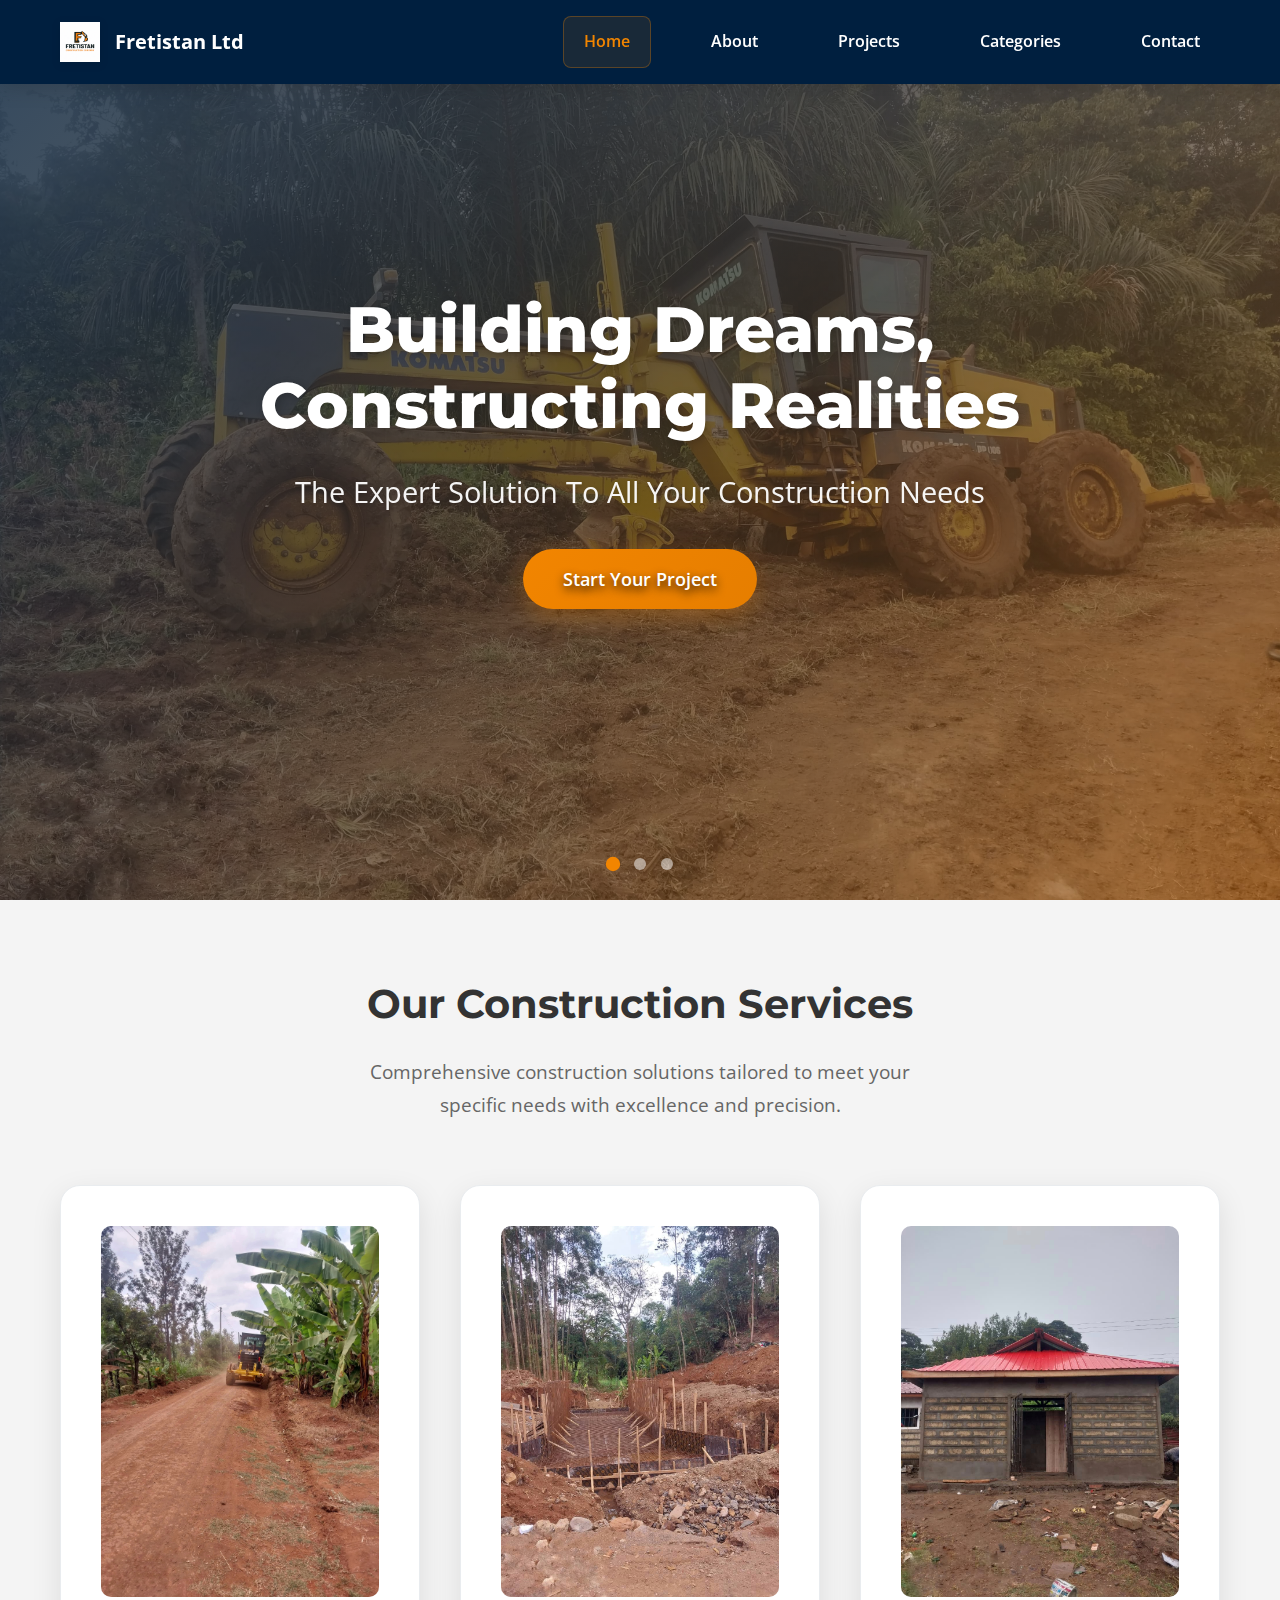
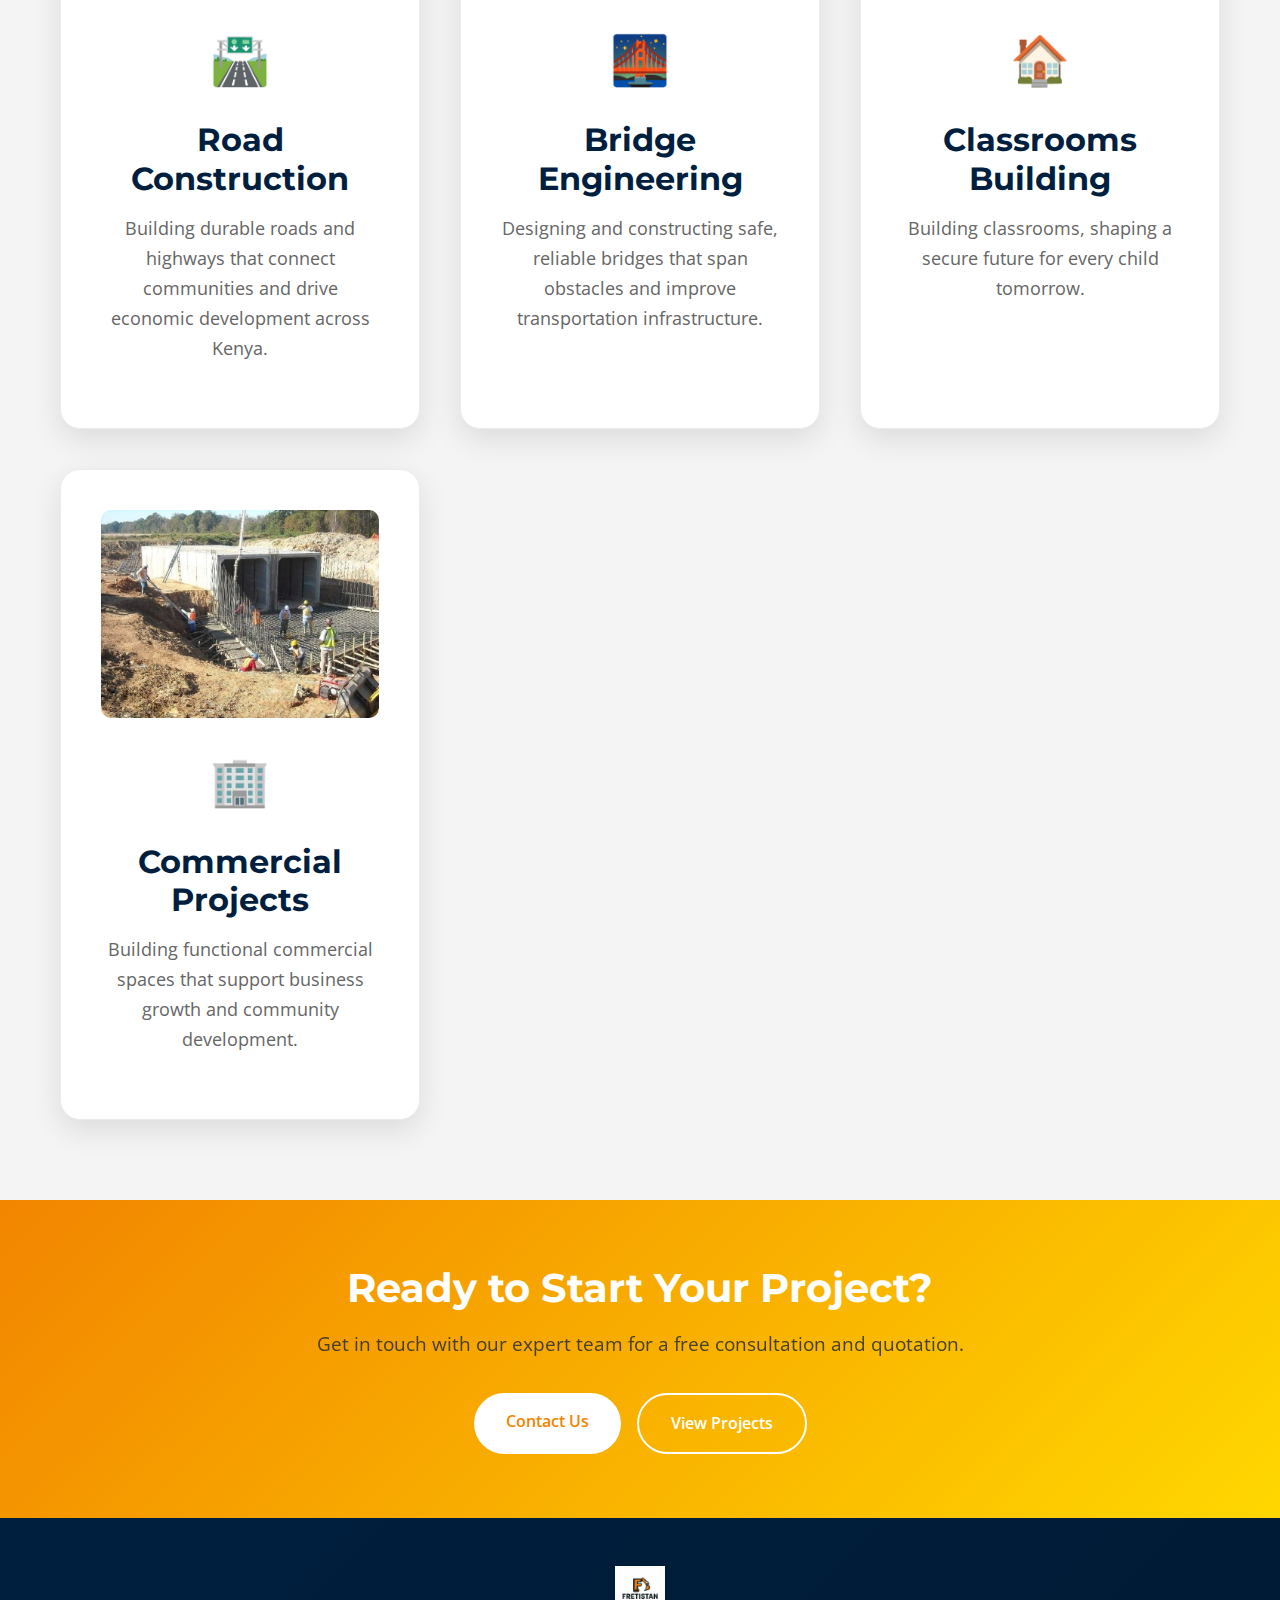
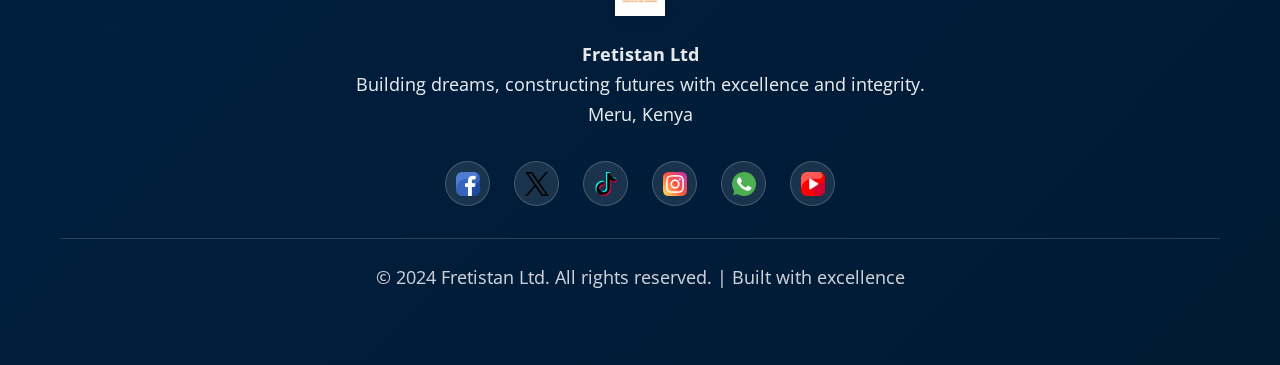
<file: index.html>
<!DOCTYPE html>
<html lang="en">
<head>
    <meta charset="UTF-8">
    <meta name="viewport" content="width=device-width, initial-scale=1.0">
    <title>Fretistan Ltd — Bridging you to your future</title>
    <link rel="stylesheet" href="styles.css">
    <link href="https://fonts.googleapis.com/css2?family=Montserrat:wght@400;600;700;800&family=Open+Sans:wght@400;600&display=swap" rel="stylesheet">
    <link rel="stylesheet" href="https://cdnjs.cloudflare.com/ajax/libs/font-awesome/6.6.0/css/all.min.css">
</head>
<body>
    <!-- Navigation -->
    <nav class="navbar">
        <div class="nav-container">
            <div class="nav-logo">
                <img src="resources/fretistan-logo.png" alt="Fretistan Ltd Logo">
                <span>Fretistan Ltd</span>
            </div>
            <div class="nav-menu" id="navMenu">
                <a href="index.html" class="nav-link active">Home</a>
                <a href="about.html" class="nav-link">About</a>
                <a href="projects.html" class="nav-link">Projects</a>
                <a href="categories.html" class="nav-link">Categories</a>
                <a href="contact.html" class="nav-link">Contact</a>
            </div>
            <div class="hamburger" id="hamburger">
                <span></span>
                <span></span>
                <span></span>
            </div>
        </div>
    </nav>

    <!-- Hero Section -->
    <section class="hero">
        <!-- SLIDE 1 -->
        <div class="hero-slide active" style="background-image: url('resources/Excavator.jpg');">
            <div class="hero-overlay"></div>
            <div class="hero-content" style="color: #ffffff; text-shadow: 0px 4px 10px rgba(0,0,0,0.90); position: relative;">
                <h1 class="hero-title" style="color:#ffffff;">Building Dreams, Constructing Realities</h1>
                <p class="hero-subtitle" style="color:#ffffff;">The Expert Solution To All Your Construction Needs</p>
                <a href="contact.html" class="hero-cta" style="color:#ffffff;">Start Your Project</a>
            </div>
        </div>

        <!-- SLIDE 2 -->
        <div class="hero-slide" style="background-image: url('resources/Road 9.jpg');">
            <div class="hero-overlay"></div>
            <div class="hero-content" style="color: #ffffff; text-shadow: 0px 4px 10px rgba(0,0,0,0.90); position: relative;">
                <h1 class="hero-title" style="color:#ffffff;">Quality Infrastructure Solutions</h1>
                <p class="hero-subtitle" style="color:#ffffff;">Connecting communities through superior construction</p>
                <a href="projects.html" class="hero-cta" style="color:#ffffff;">View Our Work</a>
            </div>
        </div>

        <!-- SLIDE 3 -->
        <div class="hero-slide" style="background-image: url('resources/Classroom 3.jpg');">
            <div class="hero-overlay"></div>
            <div class="hero-content" style="color: #ffffff; text-shadow: 0px 4px 10px rgba(0,0,0,0.90); position: relative;">
                <h1 class="hero-title" style="color:#ffffff;">Excellence in Every Project</h1>
                <p class="hero-subtitle" style="color:#ffffff;">You Dream, We Build</p>
                <a href="about.html" class="hero-cta" style="color:#ffffff;">Learn More</a>
            </div>
        </div>

        <div class="hero-controls">
            <button class="hero-btn active" data-slide="0"></button>
            <button class="hero-btn" data-slide="1"></button>
            <button class="hero-btn" data-slide="2"></button>
        </div>
    </section>

    <!-- Featured Services -->
    <section class="featured-services">
        <div class="container">
            <div style="text-align: center; margin-bottom: 4rem;">
                <h2>Our Construction Services</h2>
                <p style="font-size: 1.2rem; color: #666; max-width: 600px; margin: 0 auto;">Comprehensive construction solutions tailored to meet your specific needs with excellence and precision.</p>
            </div>

            <div class="values-grid">
                <div class="value-card">
                    <!-- Image for Road Construction -->
                    <img src="resources/Road 3.jpg" alt="Road Construction" style="width:100%; border-radius:10px; margin-bottom:1rem;">
                    <div class="value-icon">🛣️</div>
                    <h3>Road Construction</h3>
                    <p>Building durable roads and highways that connect communities and drive economic development across Kenya.</p>
                </div>

                <div class="value-card">
                    <!-- Image for Bridge Engineering -->
                    <img src="resources/Bridge 1.jpg" alt="Bridge Engineering" style="width:100%; border-radius:10px; margin-bottom:1rem;">
                    <div class="value-icon">🌉</div>
                    <h3>Bridge Engineering</h3>
                    <p>Designing and constructing safe, reliable bridges that span obstacles and improve transportation infrastructure.</p>
                </div>

                <div class="value-card">
                    <!-- Image for Classrooms Building -->
                    <img src="resources/Classroom 2.jpg" alt="Classrooms Building" style="width:100%; border-radius:10px; margin-bottom:1rem;">
                    <div class="value-icon">🏠</div>
                    <h3>Classrooms Building</h3>
                    <p>Building classrooms, shaping a secure future for every child tomorrow.</p>
                </div>

                <div class="value-card">
                    <!-- Image for Commercial Projects -->
                    <img src="resources/Commercial building.jpg" alt="Commercial Projects" style="width:100%; border-radius:10px; margin-bottom:1rem;">
                    <div class="value-icon">🏢</div>
                    <h3>Commercial Projects</h3>
                    <p>Building functional commercial spaces that support business growth and community development.</p>
                </div>
            </div>
        </div>
    </section>

    <!-- CTA Section -->
    <section class="cta-section" style="background: linear-gradient(135deg, var(--primary-orange) 0%, var(--accent-gold) 100%); color: white; text-align: center; padding: 4rem 0;">
        <div class="container">
            <h2 style="color: white; margin-bottom: 1rem;">Ready to Start Your Project?</h2>
            <p style="font-size: 1.2rem; margin-bottom: 2rem; opacity: 0.9;">Get in touch with our expert team for a free consultation and quotation.</p>
            <div style="display: flex; gap: 1rem; justify-content: center; flex-wrap: wrap;">
                <a href="contact.html" style="background: white; color: var(--primary-orange); padding: 1rem 2rem; border-radius: 50px; text-decoration: none; font-weight: 600; transition: all 0.3s ease;">Contact Us</a>
                <a href="projects.html" style="background: transparent; color: white; padding: 1rem 2rem; border: 2px solid white; border-radius: 50px; text-decoration: none; font-weight: 600; transition: all 0.3s ease;">View Projects</a>
            </div>
        </div>
    </section>

    <!-- Footer -->
    <footer>
        <div class="container">
            <div class="footer-content">

                <div class="footer-logo">
                    <img src="resources/fretistan-logo.png" alt="Fretistan Ltd Logo">
                </div>

                <div class="footer-text">
                    <p style="color:#ffffff;">
                        <strong>Fretistan Ltd</strong><br>
                        Building dreams, constructing futures with excellence and integrity.<br>
                        Meru, Kenya
                    </p>
                </div>

                <!-- SOCIAL MEDIA ICONS -->
                <div class="social-icons">

                    <a href="https://facebook.com/Freti Stan" class="social-icon" aria-label="Facebook">
                        <img src="resources/facebook.png" alt="Facebook" style="width:24px;">
                    </a>

                    <a href="https://x.com/@fretistan_coltd" class="social-icon" aria-label="X">
                        <img src="resources/x.png" alt="X" style="width:24px;">
                    </a>

                    <a href="https://tiktok.com/company/USERNAME_PLACEHOLDER" class="social-icon" aria-label="tik-tok">
                        <img src="resources/tik-tok.png" alt="tik-tok" style="width:24px;">
                    </a>

                    <a href="https://instagram.com/fretistan_co.ltd" class="social-icon" aria-label="Instagram">
                        <img src="resources/instagram.png" alt="Instagram" style="width:24px;">
                    </a>

                    <a href="https://wa.me/254726273985" class="social-icon" aria-label="WhatsApp">
                        <img src="resources/whatsapp.png" alt="WhatsApp" style="width:24px;">
                    </a>

                    <a href="https://youtube.com/@USERNAME_PLACEHOLDER" class="social-icon" aria-label="YouTube">
                        <img src="resources/youtube.png" alt="YouTube" style="width:24px;">
                    </a>

                </div>

                <div class="footer-bottom">
                    <p style="color:#ffffff;">&copy; 2024 Fretistan Ltd. All rights reserved. | Built with excellence</p>
                </div>
            </div>
        </div>
    </footer>

    <script src="main.js"></script>

    <!-- HERO OVERLAY STYLE -->
    <style>
        .hero-overlay {
            position: absolute;
            inset: 0;
            background: rgba(0,0,0,0.35);
        }
    </style>
</body>
</html>
</file>
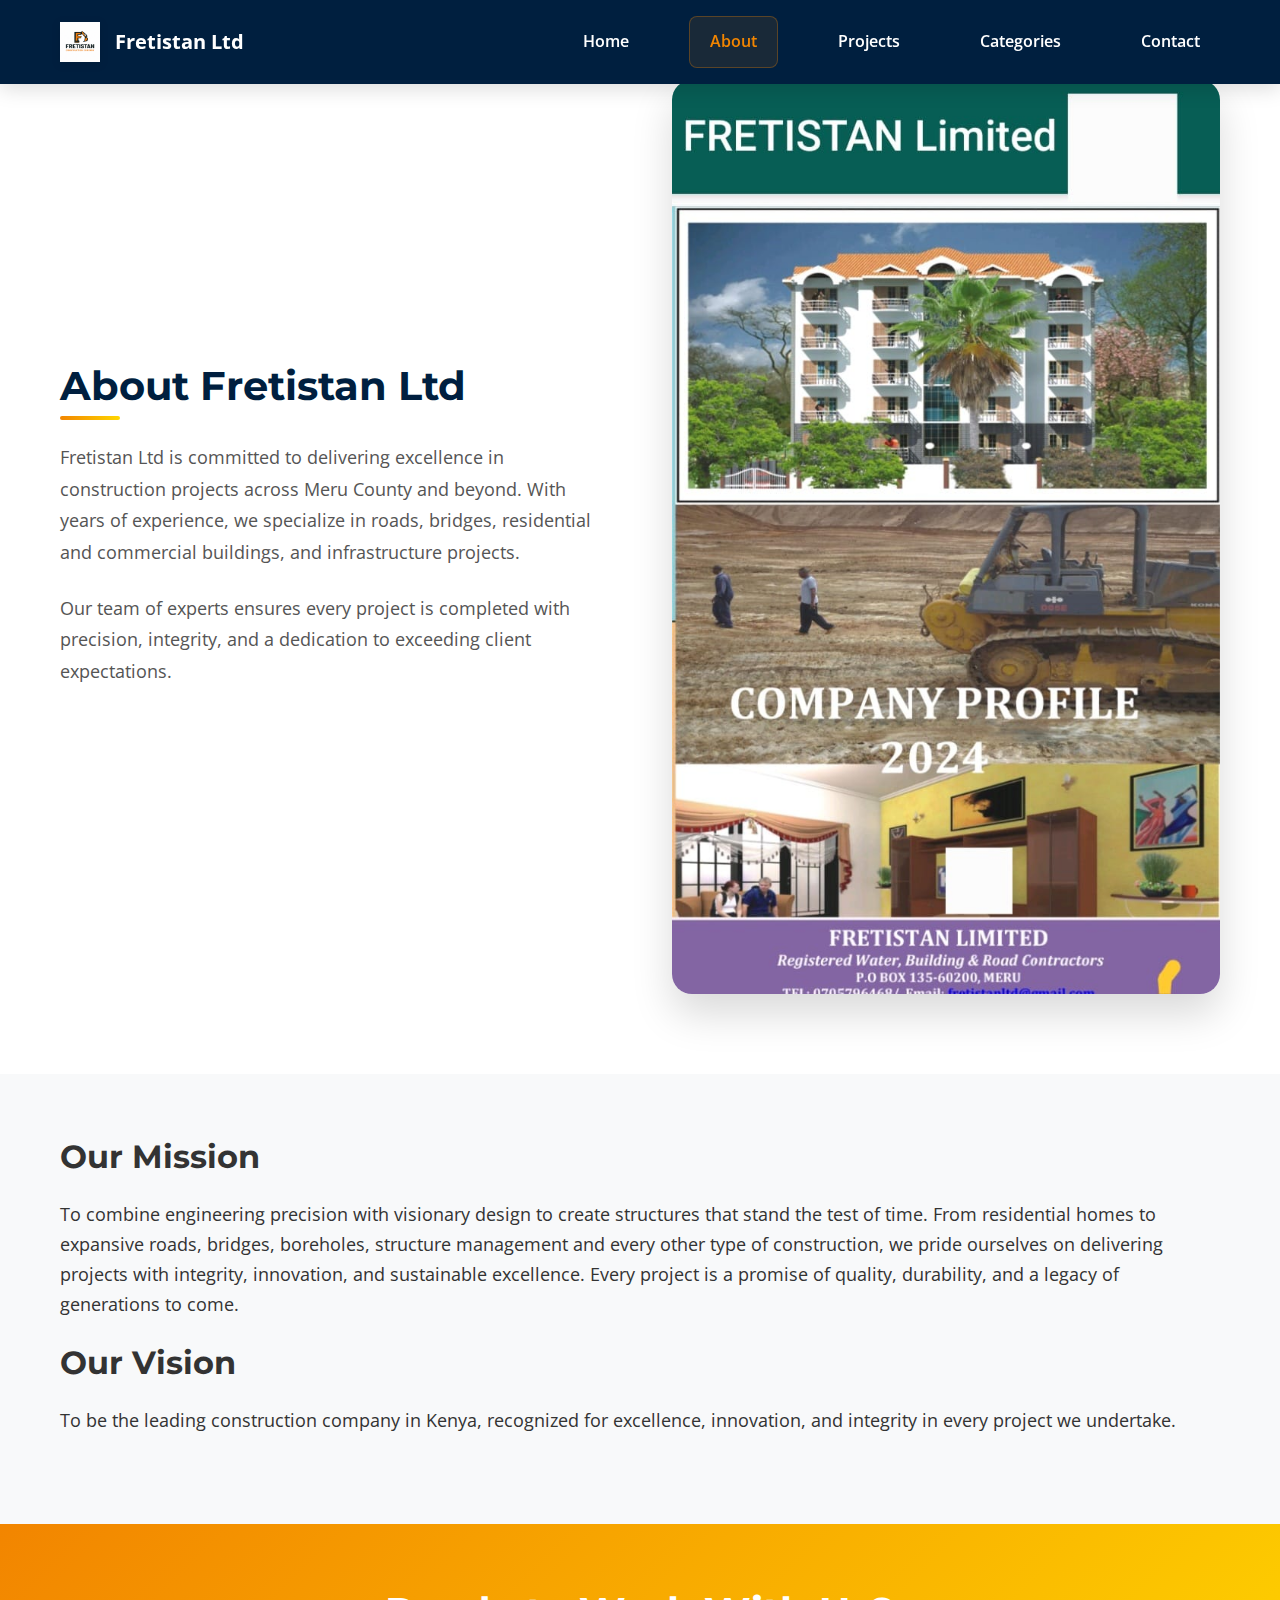
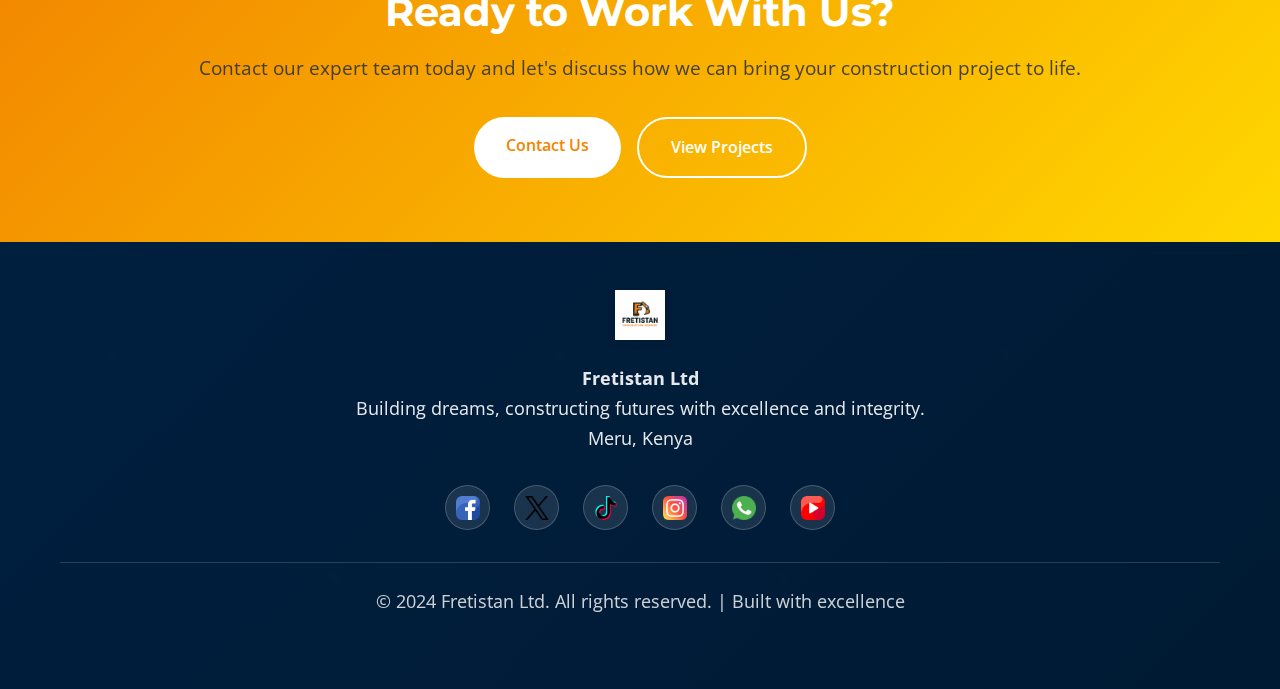
<file: about.html>
<!DOCTYPE html>
<html lang="en">
<head>
    <meta charset="UTF-8">
    <meta name="viewport" content="width=device-width, initial-scale=1.0">
    <title>About Fretistan Ltd - Excellence in Construction</title>

    <!-- Styles -->
    <link rel="stylesheet" href="styles.css">

    <!-- Fonts -->
    <link href="https://fonts.googleapis.com/css2?family=Montserrat:wght@400;600;700;800&family=Open+Sans:wght@400;600&display=swap" rel="stylesheet">

    <!-- Icons -->
    <link rel="stylesheet" href="https://cdnjs.cloudflare.com/ajax/libs/font-awesome/6.6.0/css/all.min.css">
</head>
<body>

    <!-- Navigation -->
    <nav class="navbar">
        <div class="nav-container">
            <div class="nav-logo">
                <img src="resources/fretistan-logo.png" alt="Fretistan Ltd Logo">
                <span>Fretistan Ltd</span>
            </div>

            <div class="nav-menu" id="navMenu">
                <a href="index.html" class="nav-link">Home</a>
                <a href="about.html" class="nav-link active">About</a>
                <a href="projects.html" class="nav-link">Projects</a>
                <a href="categories.html" class="nav-link">Categories</a>
                <a href="contact.html" class="nav-link">Contact</a>
            </div>

            <div class="hamburger" id="hamburger">
                <span></span>
                <span></span>
                <span></span>
            </div>
        </div>
    </nav>

    <!-- About Section -->
    <section class="about">
        <div class="container">
            <div class="about-grid">
                <div class="about-text">
                    <h2>About Fretistan Ltd</h2>
                    <p>Fretistan Ltd is committed to delivering excellence in construction projects across Meru County and beyond. With years of experience, we specialize in roads, bridges, residential and commercial buildings, and infrastructure projects.</p>
                    <p>Our team of experts ensures every project is completed with precision, integrity, and a dedication to exceeding client expectations.</p>
                </div>
                <div class="about-image">
                    <img src="resources/Reception.jpg" alt="Fretistan Construction" style="width:100%; border-radius:10px;">
                </div>
            </div>
        </div>
    </section>

    <!-- Mission & Vision -->
    <section class="mission-vision" style="background:#f8f9fa; padding:4rem 0;">
        <div class="container">
            <div class="mission-grid">
                <div class="mission-card">
                    <h3>Our Mission</h3>
                    <p>To combine engineering precision with visionary design to create structures that stand the test of time. From residential homes to expansive roads, bridges, boreholes, structure management and every other type of construction, we pride ourselves on delivering projects with integrity, innovation, and sustainable excellence. Every project is a promise of quality, durability, and a legacy of generations to come.</p>
                </div>
                <div class="vision-card">
                    <h3>Our Vision</h3>
                    <p>To be the leading construction company in Kenya, recognized for excellence, innovation, and integrity in every project we undertake.</p>
                </div>
            </div>
        </div>
    </section>

    <!-- CTA Section -->
    <section class="cta-section" style="background: linear-gradient(135deg, var(--primary-orange) 0%, var(--accent-gold) 100%); color: white; text-align: center; padding: 4rem 0;">
        <div class="container">
            <h2 style="color: white; margin-bottom: 1rem;">Ready to Work With Us?</h2>
            <p style="font-size: 1.2rem; margin-bottom: 2rem; opacity: 0.9;">Contact our expert team today and let's discuss how we can bring your construction project to life.</p>
            <div style="display: flex; gap: 1rem; justify-content: center; flex-wrap: wrap;">
                <a href="contact.html" style="background: white; color: var(--primary-orange); padding: 1rem 2rem; border-radius: 50px; text-decoration: none; font-weight: 600; transition: all 0.3s ease;">Contact Us</a>
                <a href="projects.html" style="background: transparent; color: white; padding: 1rem 2rem; border: 2px solid white; border-radius: 50px; text-decoration: none; font-weight: 600; transition: all 0.3s ease;">View Projects</a>
            </div>
        </div>
    </section>

    <!-- Footer -->
    <footer>
        <div class="container">
            <div class="footer-content">

                <div class="footer-logo">
                    <img src="resources/fretistan-logo.png" alt="Fretistan Ltd Logo">
                </div>

                <div class="footer-text">
                    <p style="color:#ffffff;">
                        <strong>Fretistan Ltd</strong><br>
                        Building dreams, constructing futures with excellence and integrity.<br>
                        Meru, Kenya
                    </p>
                </div>

                <!-- Social Media Icons -->
                <div class="social-icons">
                    <a href="https://facebook.com/Freti Stan" class="social-icon" aria-label="Facebook">
                        <img src="resources/facebook.png" alt="Facebook" style="width:24px;">
                    </a>
                    <a href="https://x.com/@fretistan_coltd" class="social-icon" aria-label="X">
                        <img src="resources/x.png" alt="X" style="width:24px;">
                    </a>
                    <a href="https://tiktok.com/company/fretistan" class="social-icon" aria-label="tik-tok">
                        <img src="resources/tik-tok.png" alt="LinkedIn" style="width:24px;">
                    </a>
                    <a href="https://instagram.com/fretistan_co.ltd" class="social-icon" aria-label="Instagram">
                        <img src="resources/instagram.png" alt="Instagram" style="width:24px;">
                    </a>
                    <a href="https://wa.me/254726273985" class="social-icon" aria-label="WhatsApp">
                        <img src="resources/whatsapp.png" alt="WhatsApp" style="width:24px;">
                    </a>
                    <a href="https://youtube.com/@fretistan" class="social-icon" aria-label="YouTube">
                        <img src="resources/youtube.png" alt="YouTube" style="width:24px;">
                    </a>
                </div>

                <div class="footer-bottom">
                    <p style="color:#ffffff;">&copy; 2024 Fretistan Ltd. All rights reserved. | Built with excellence</p>
                </div>
            </div>
        </div>
    </footer>

    <script src="main.js"></script>
</body>
</html>
</file>
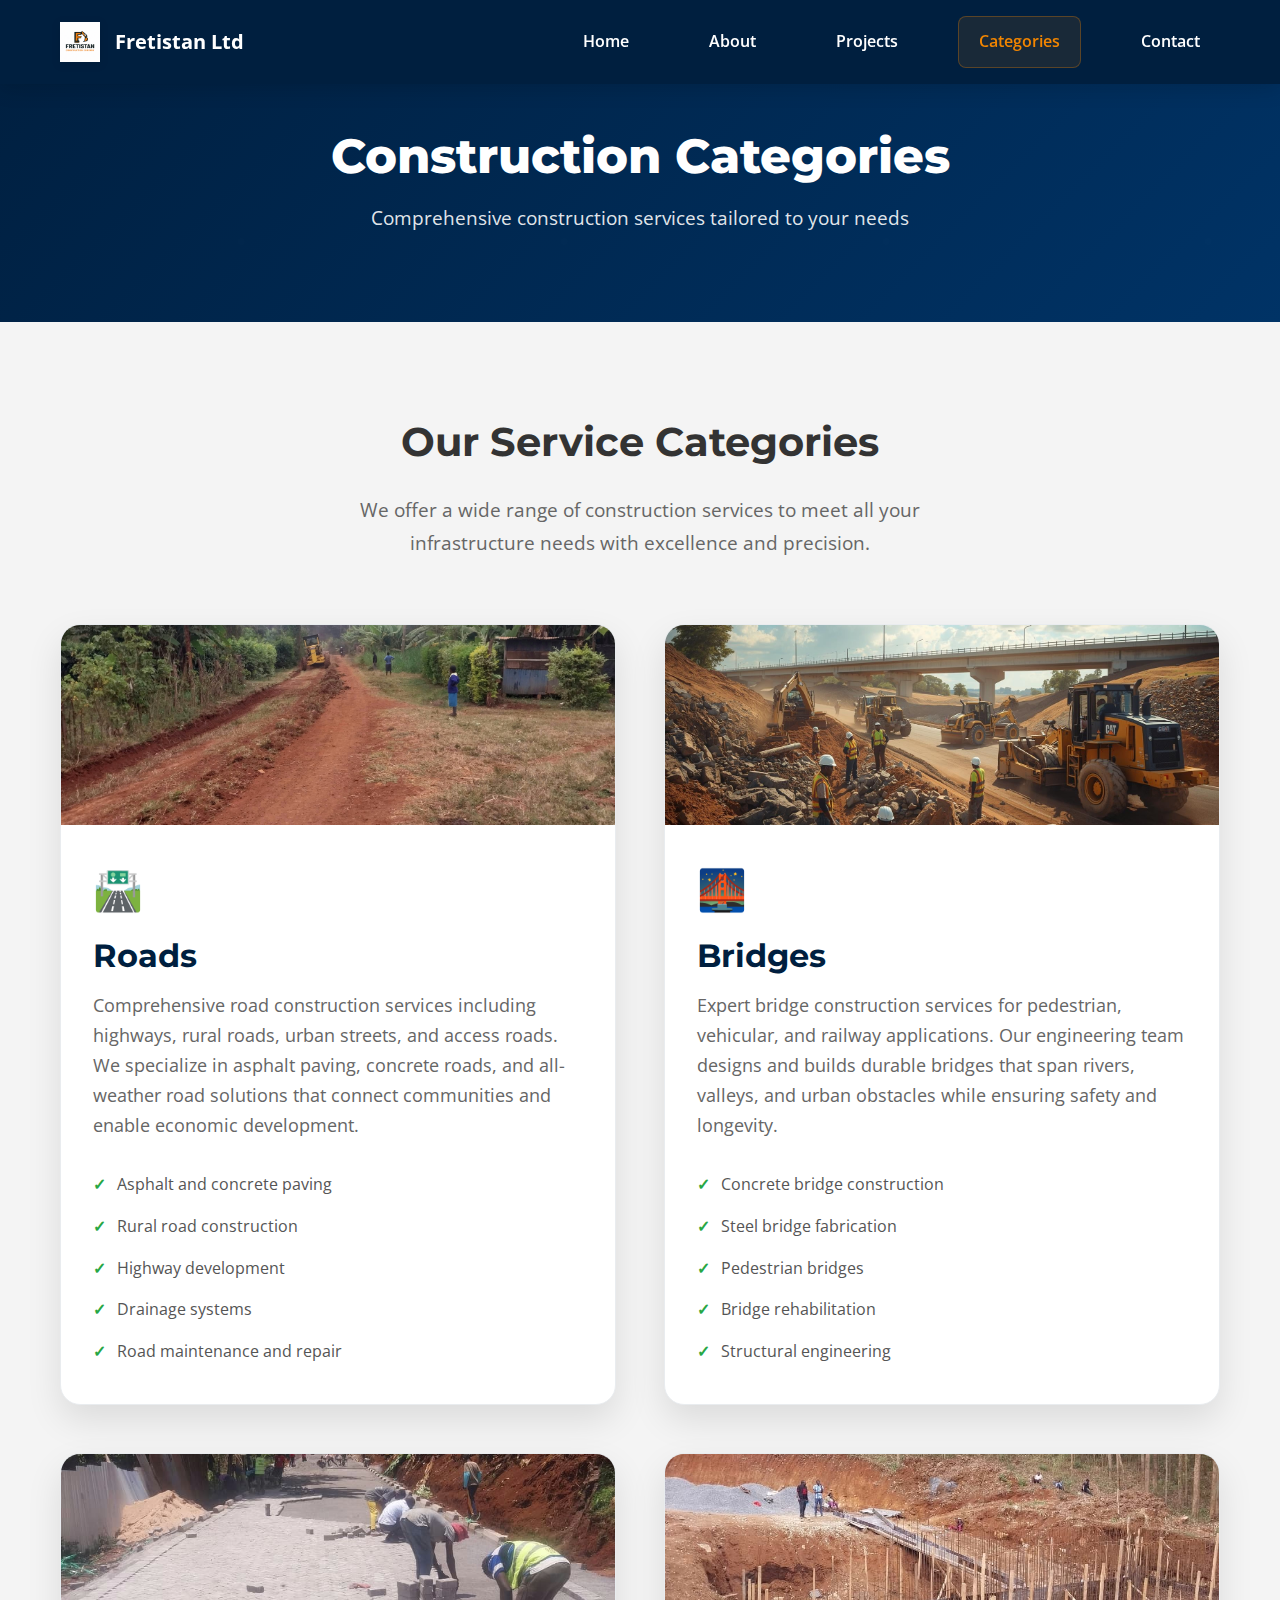
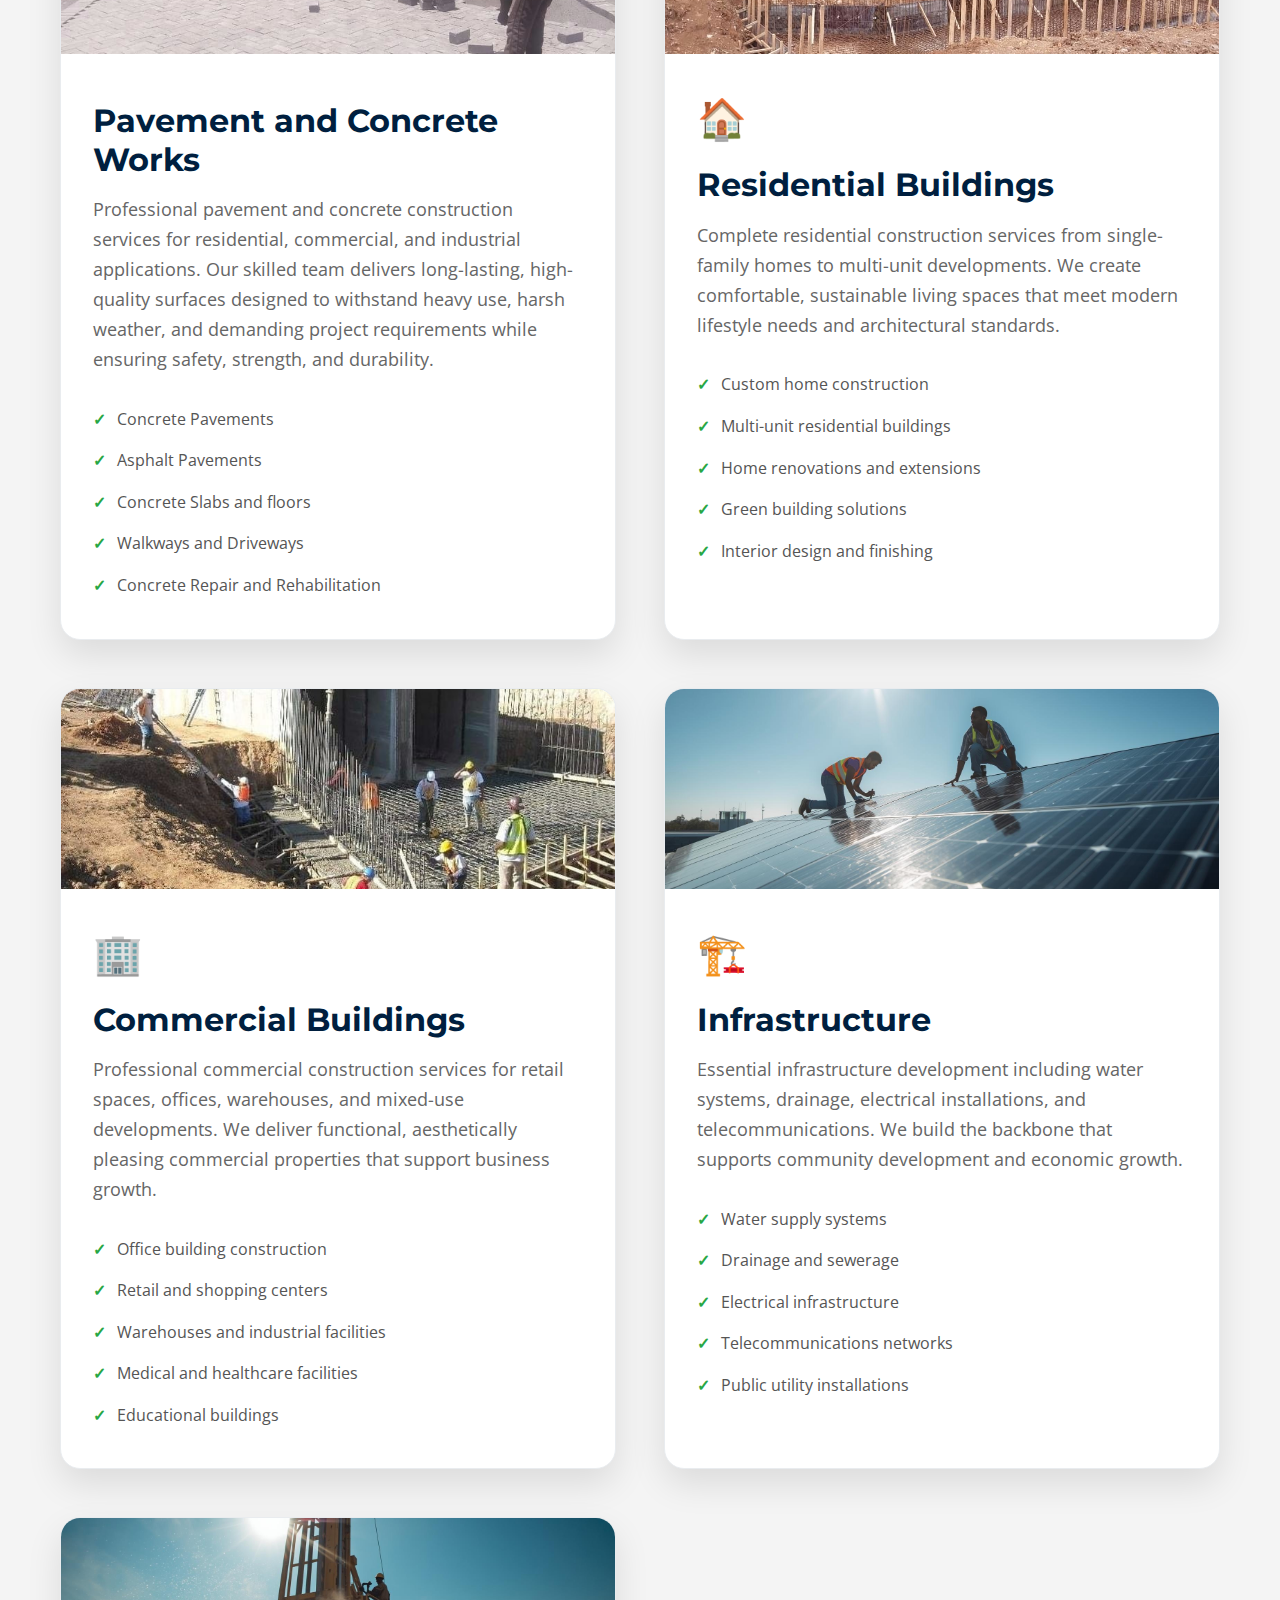
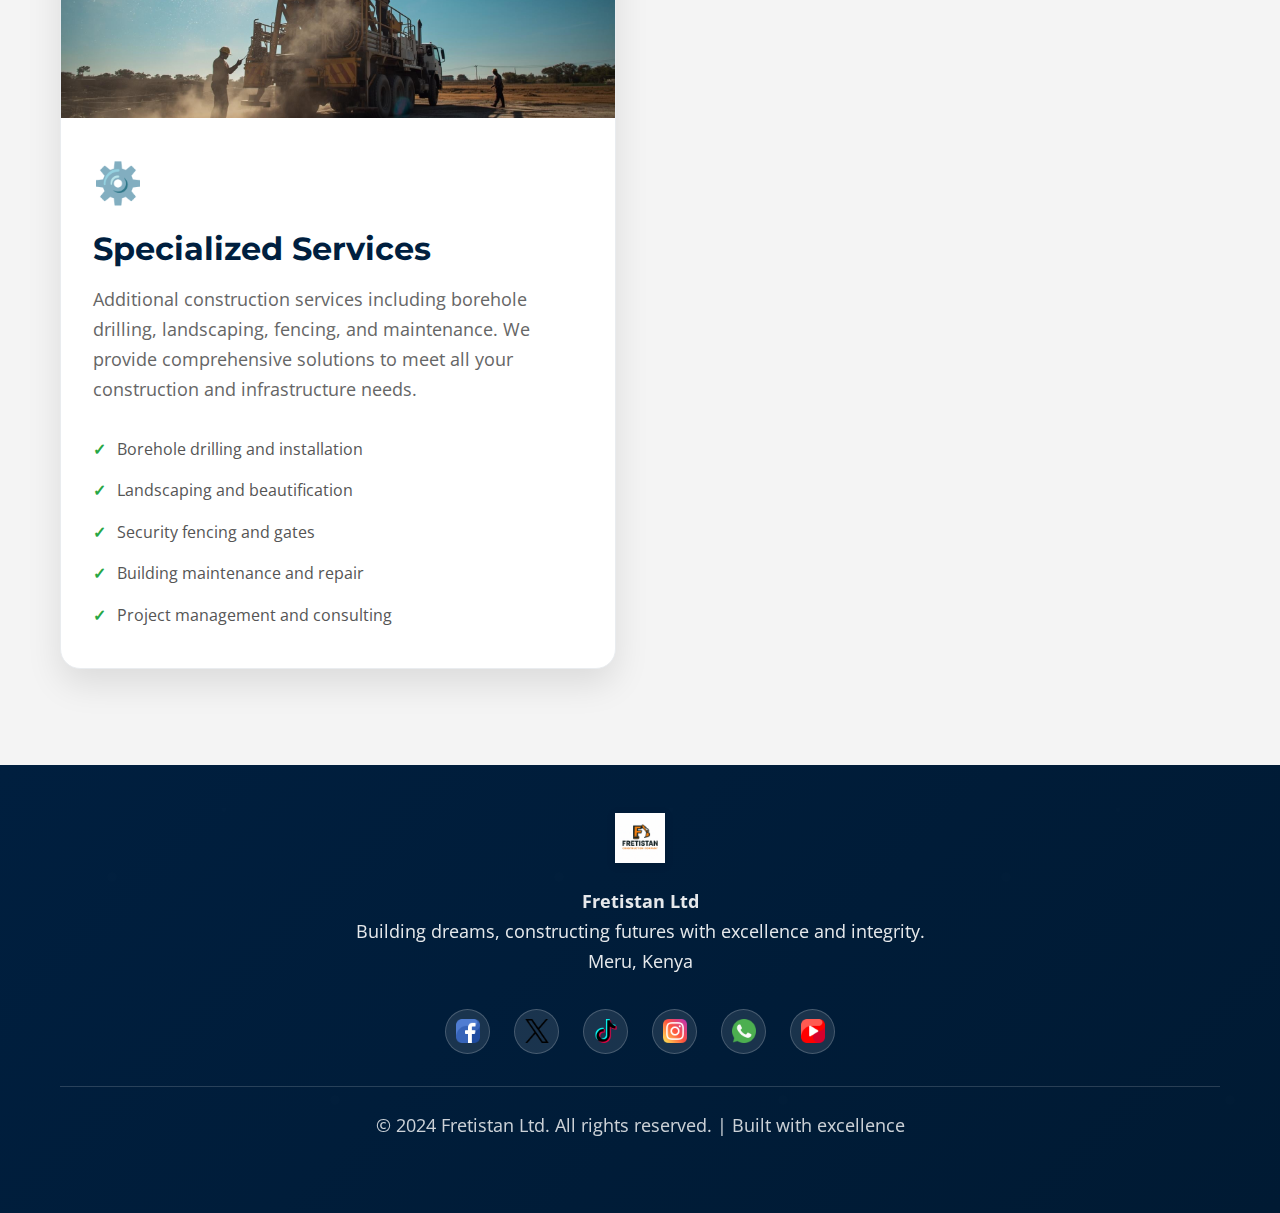
<file: categories.html>
<!DOCTYPE html>
<html lang="en">
<head>
    <meta charset="UTF-8">
    <meta name="viewport" content="width=device-width, initial-scale=1.0">
    <title>Construction Categories - Fretistan Ltd</title>
    <link rel="stylesheet" href="styles.css">
    <link href="https://fonts.googleapis.com/css2?family=Montserrat:wght@400;600;700;800&family=Open+Sans:wght@400;600&display=swap" rel="stylesheet">
    <link rel="stylesheet" href="https://cdnjs.cloudflare.com/ajax/libs/font-awesome/6.6.0/css/all.min.css">
</head>
<body>
    <!-- Navigation -->
    <nav class="navbar">
        <div class="nav-container">
            <div class="nav-logo">
                <img src="resources/fretistan-logo.png" alt="Fretistan Ltd Logo">
                <span>Fretistan Ltd</span>
            </div>
            <div class="nav-menu" id="navMenu">
                <a href="index.html" class="nav-link">Home</a>
                <a href="about.html" class="nav-link">About</a>
                <a href="projects.html" class="nav-link">Projects</a>
                <a href="categories.html" class="nav-link active">Categories</a>
                <a href="contact.html" class="nav-link">Contact</a>
            </div>
            <div class="hamburger" id="hamburger">
                <span></span>
                <span></span>
                <span></span>
            </div>
        </div>
    </nav>

    <!-- Page Header -->
    <section class="page-header">
        <div class="container">
            <h1>Construction Categories</h1>
            <p>Comprehensive construction services tailored to your needs</p>
        </div>
    </section>

    <!-- Categories Grid -->
    <section class="categories">
        <div class="container">
            <div style="text-align: center; margin-bottom: 4rem;">
                <h2>Our Service Categories</h2>
                <p style="font-size: 1.2rem; color: #666; max-width: 600px; margin: 0 auto;">We offer a wide range of construction services to meet all your infrastructure needs with excellence and precision.</p>
            </div>

            <div class="categories-grid">
                <div class="category-card">
                    <div class="category-image">
                        <img src="resources/Road 5.jpg" alt="Roads">
                    </div>
                    <div class="category-content">
                        <div class="category-icon">🛣️</div>
                        <h3>Roads</h3>
                        <p>Comprehensive road construction services including highways, rural roads, urban streets, and access roads. We specialize in asphalt paving, concrete roads, and all-weather road solutions that connect communities and enable economic development.</p>
                        <ul class="category-features">
                            <li>Asphalt and concrete paving</li>
                            <li>Rural road construction</li>
                            <li>Highway development</li>
                            <li>Drainage systems</li>
                            <li>Road maintenance and repair</li>
                        </ul>
                    </div>
                </div>

                <div class="category-card">
                    <div class="category-image">
                        <img src="resources/Bridge AI.jpg" alt="Bridges">
                    </div>
                    <div class="category-content">
                        <div class="category-icon">🌉</div>
                        <h3>Bridges</h3>
                        <p>Expert bridge construction services for pedestrian, vehicular, and railway applications. Our engineering team designs and builds durable bridges that span rivers, valleys, and urban obstacles while ensuring safety and longevity.</p>
                        <ul class="category-features">
                            <li>Concrete bridge construction</li>
                            <li>Steel bridge fabrication</li>
                            <li>Pedestrian bridges</li>
                            <li>Bridge rehabilitation</li>
                            <li>Structural engineering</li>
                        </ul>
                    </div>
                </div>

                                <div class="category-card">
                    <div class="category-image">
                        <img src="resources/Pavement.jpg" alt="Pavement">
                    </div>
                    <div class="category-content">
                        <div class="category-icon"></div>
                        <h3>Pavement and Concrete Works</h3>
                        <p>Professional pavement and concrete construction services for residential, commercial, and industrial applications. Our skilled team delivers long-lasting, high-quality surfaces designed to withstand heavy use, harsh weather, and demanding project requirements while ensuring safety, strength, and durability.</p>
                        <ul class="category-features">
                            <li>Concrete Pavements</li>
                            <li>Asphalt Pavements</li>
                            <li>Concrete Slabs and floors</li>
                            <li>Walkways and Driveways</li>
                            <li>Concrete Repair and Rehabilitation</li>
                        </ul>
                    </div>
                </div>


                <div class="category-card">
                    <div class="category-image">
                        <img src="resources/Landscape 1.jpg" alt="Residential Buildings">
                    </div>
                    <div class="category-content">
                        <div class="category-icon">🏠</div>
                        <h3>Residential Buildings</h3>
                        <p>Complete residential construction services from single-family homes to multi-unit developments. We create comfortable, sustainable living spaces that meet modern lifestyle needs and architectural standards.</p>
                        <ul class="category-features">
                            <li>Custom home construction</li>
                            <li>Multi-unit residential buildings</li>
                            <li>Home renovations and extensions</li>
                            <li>Green building solutions</li>
                            <li>Interior design and finishing</li>
                        </ul>
                    </div>
                </div>

                <div class="category-card">
                    <div class="category-image">
                        <img src="resources/Commercial building.jpg" alt="Commercial Buildings">
                    </div>
                    <div class="category-content">
                        <div class="category-icon">🏢</div>
                        <h3>Commercial Buildings</h3>
                        <p>Professional commercial construction services for retail spaces, offices, warehouses, and mixed-use developments. We deliver functional, aesthetically pleasing commercial properties that support business growth.</p>
                        <ul class="category-features">
                            <li>Office building construction</li>
                            <li>Retail and shopping centers</li>
                            <li>Warehouses and industrial facilities</li>
                            <li>Medical and healthcare facilities</li>
                            <li>Educational buildings</li>
                        </ul>
                    </div>
                </div>

                <div class="category-card">
                    <div class="category-image">
                        <img src="resources/electrical works.jpg" alt="Infrastructure">
                    </div>
                    <div class="category-content">
                        <div class="category-icon">🏗️</div>
                        <h3>Infrastructure</h3>
                        <p>Essential infrastructure development including water systems, drainage, electrical installations, and telecommunications. We build the backbone that supports community development and economic growth.</p>
                        <ul class="category-features">
                            <li>Water supply systems</li>
                            <li>Drainage and sewerage</li>
                            <li>Electrical infrastructure</li>
                            <li>Telecommunications networks</li>
                            <li>Public utility installations</li>
                        </ul>
                    </div>
                </div>

                <div class="category-card">
                    <div class="category-image">
                        <img src="resources/Water drilling.jpg" alt="Specialized Services">
                    </div>
                    <div class="category-content">
                        <div class="category-icon">⚙️</div>
                        <h3>Specialized Services</h3>
                        <p>Additional construction services including borehole drilling, landscaping, fencing, and maintenance. We provide comprehensive solutions to meet all your construction and infrastructure needs.</p>
                        <ul class="category-features">
                            <li>Borehole drilling and installation</li>
                            <li>Landscaping and beautification</li>
                            <li>Security fencing and gates</li>
                            <li>Building maintenance and repair</li>
                            <li>Project management and consulting</li>
                        </ul>
                    </div>
                </div>
            </div>
        </div>
    </section>

    <!-- Footer -->
    <footer>
        <div class="container">
            <div class="footer-content">
                <div class="footer-logo">
                    <img src="resources/fretistan-logo.png" alt="Fretistan Ltd Logo">
                </div>
                <div class="footer-text">
                    <p style="color:#ffffff;"><strong>Fretistan Ltd</strong><br>
                    Building dreams, constructing futures with excellence and integrity.<br>
                    Meru, Kenya</p>
                </div>

                <div class="social-icons">
                    <a href="https://facebook.com/Freti Stan" class="social-icon" aria-label="Facebook">
                        <img src="resources/facebook.png" alt="Facebook" style="width:24px;">
                    </a>
                    <a href="https://x.com/@fretistan_coltd" class="social-icon" aria-label="X">
                        <img src="resources/x.png" alt="X" style="width:24px;">
                    </a>
                    <a href="https://tiktok.com/company/USERNAME_PLACEHOLDER" class="social-icon" aria-label="tik-tok">
                        <img src="resources/tik-tok.png" alt="LinkedIn" style="width:24px;">
                    </a>
                    <a href="https://instagram.com/fretistan_co.ltd" class="social-icon" aria-label="Instagram">
                        <img src="resources/instagram.png" alt="Instagram" style="width:24px;">
                    </a>
                    <a href="https://wa.me/254726273985" class="social-icon" aria-label="WhatsApp">
                        <img src="resources/whatsapp.png" alt="WhatsApp" style="width:24px;">
                    </a>
                    <a href="https://youtube.com/@USERNAME_PLACEHOLDER" class="social-icon" aria-label="YouTube">
                        <img src="resources/youtube.png" alt="YouTube" style="width:24px;">
                    </a>
                </div>

                <div class="footer-bottom">
                    <p style="color:#ffffff;">&copy; 2024 Fretistan Ltd. All rights reserved. | Built with excellence</p>
                </div>
            </div>
        </div>
    </footer>

    <script src="main.js"></script>
</body>
</html>
</file>
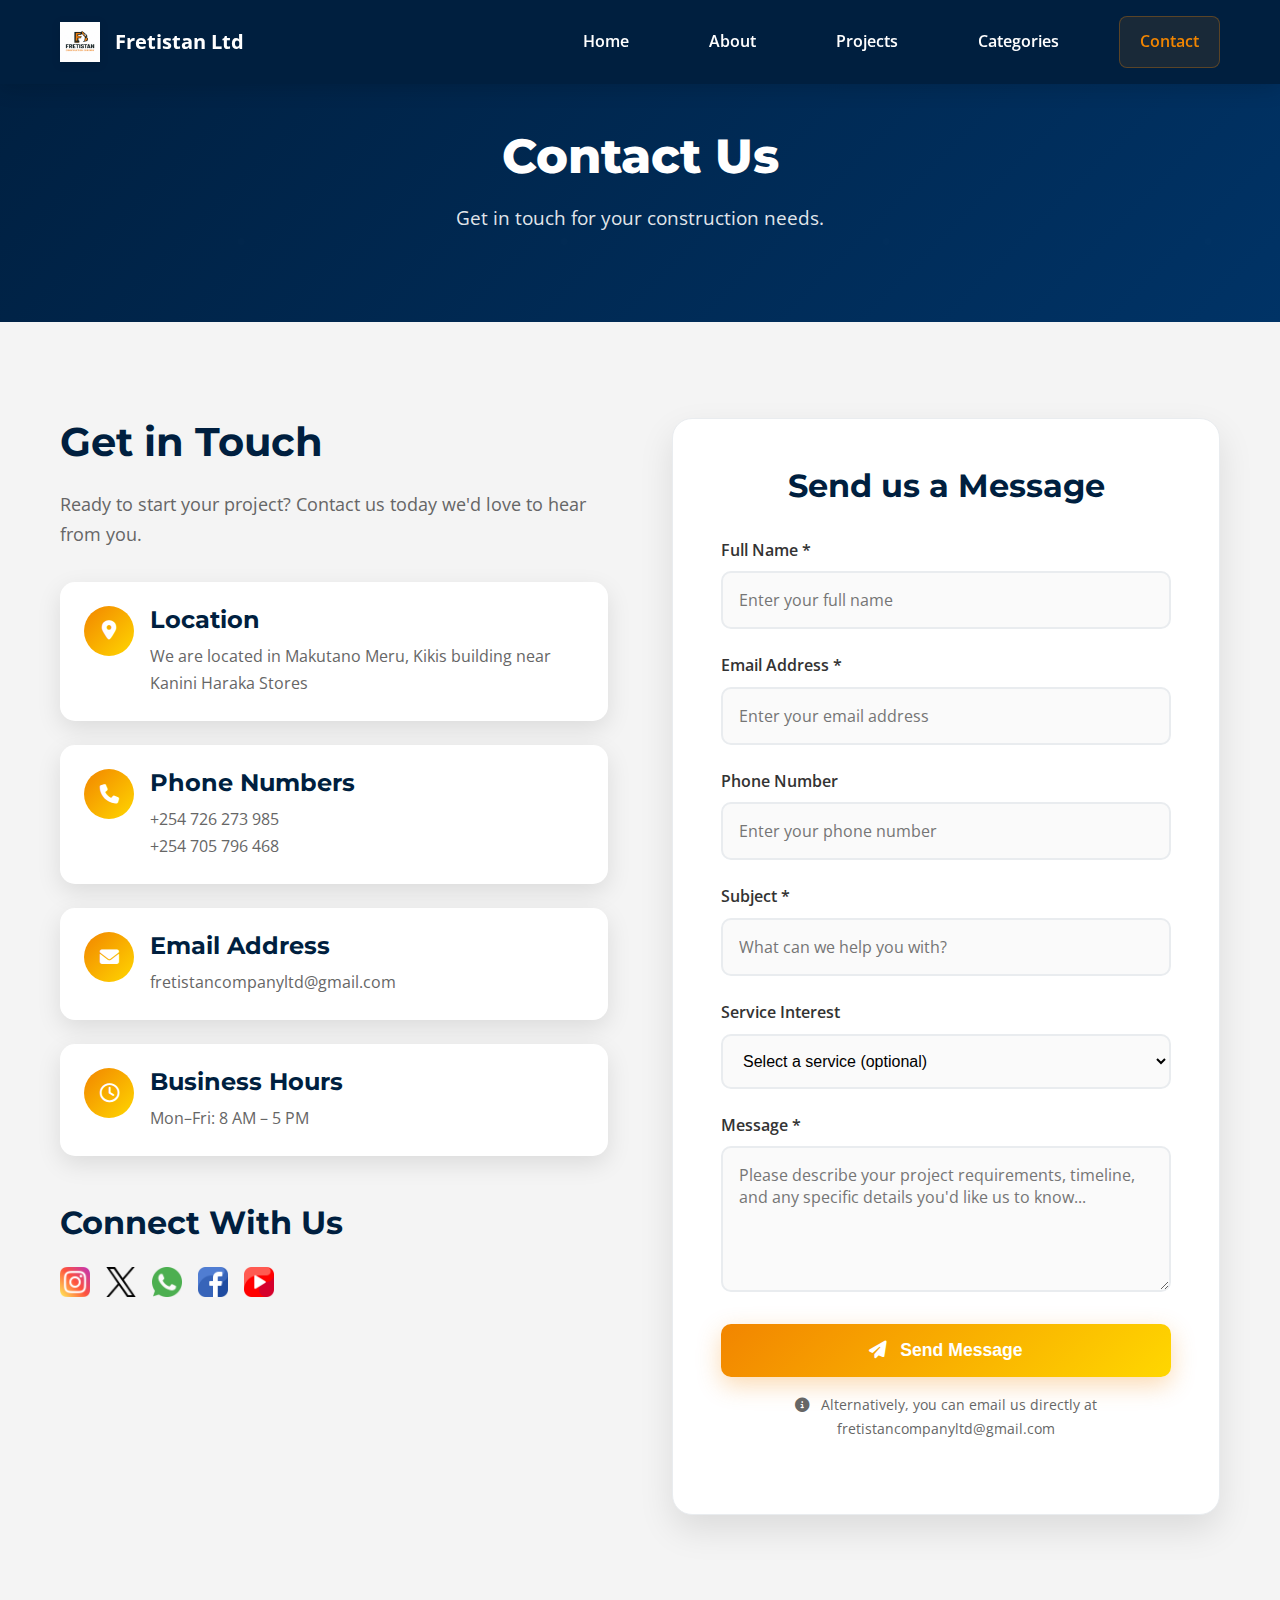
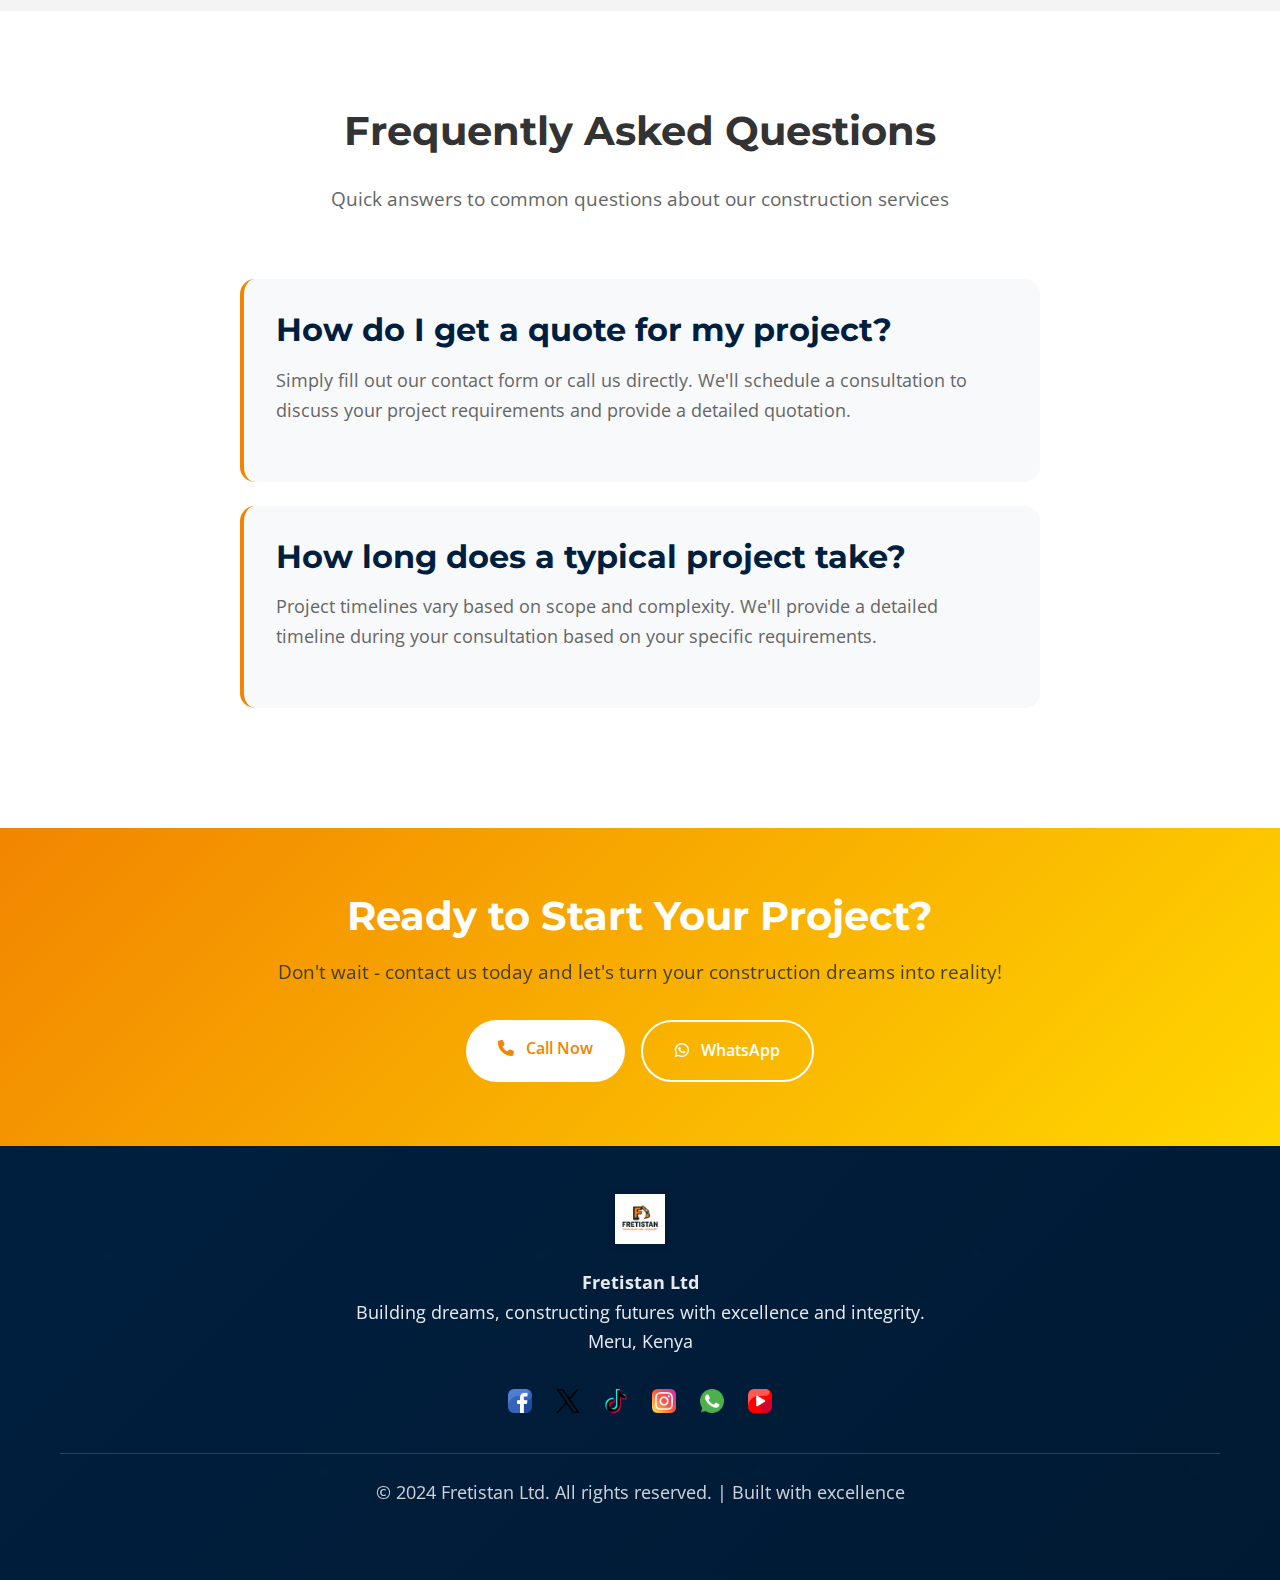
<file: contact.html>
<!DOCTYPE html>
<html lang="en">
<head>
    <meta charset="UTF-8">
    <meta name="viewport" content="width=device-width, initial-scale=1.0">
    <title>Contact Fretistan Ltd - Get Your Construction Done</title>

    <!-- Styles -->
    <link rel="stylesheet" href="styles.css">

    <!-- Fonts -->
    <link href="https://fonts.googleapis.com/css2?family=Montserrat:wght@400;600;700;800&family=Open+Sans:wght@400;600&display=swap" rel="stylesheet">

    <!-- Icons -->
    <link rel="stylesheet" href="https://cdnjs.cloudflare.com/ajax/libs/font-awesome/6.6.0/css/all.min.css">

    <style>
        /* Hover effect for social icons */
        .social-icons a img {
            transition: transform 0.3s ease, opacity 0.3s ease;
        }
        .social-icons a:hover img {
            transform: scale(1.2);
            opacity: 0.8;
        }
    </style>
</head>

<body>

    <!-- Navigation -->
    <nav class="navbar">
        <div class="nav-container">
            <div class="nav-logo">
                <img src="resources/fretistan-logo.png" alt="Fretistan Ltd Logo">
                <span>Fretistan Ltd</span>
            </div>

            <div class="nav-menu" id="navMenu">
                <a href="index.html" class="nav-link">Home</a>
                <a href="about.html" class="nav-link">About</a>
                <a href="projects.html" class="nav-link">Projects</a>
                <a href="categories.html" class="nav-link">Categories</a>
                <a href="contact.html" class="nav-link active">Contact</a>
            </div>

            <div class="hamburger" id="hamburger">
                <span></span>
                <span></span>
                <span></span>
            </div>
        </div>
    </nav>

    <!-- Page Header -->
    <section class="page-header">
        <div class="container">
            <h1>Contact Us</h1>
            <p>Get in touch for your construction needs.</p>
        </div>
    </section>

    <!-- Contact Section -->
    <section class="contact">
        <div class="container">
            <div class="contact-grid">

                <!-- Contact Information -->
                <div class="contact-info">
                    <h2>Get in Touch</h2>
                    <p>Ready to start your project? Contact us today we'd love to hear from you.</p>

                    <div class="contact-details">

                        <div class="contact-item">
                            <div class="contact-icon">
                                <i class="fa-solid fa-location-dot"></i>
                            </div>
                            <div>
                                <h4>Location</h4>
                                <p>We are located in Makutano Meru,
                                 Kikis building
                                 near Kanini Haraka Stores</p>
                            </div>
                        </div>

                        <div class="contact-item">
                            <div class="contact-icon">
                                <i class="fa-solid fa-phone"></i>
                            </div>
                            <div>
                                <h4>Phone Numbers</h4>
                                <p>+254 726 273 985</p>
                                <p>+254 705 796 468</p>
                            </div>
                        </div>

                        <div class="contact-item">
                            <div class="contact-icon">
                                <i class="fa-solid fa-envelope"></i>
                            </div>
                            <div>
                                <h4>Email Address</h4>
                                <p>fretistancompanyltd@gmail.com</p>
                            </div>
                        </div>

                        <div class="contact-item">
                            <div class="contact-icon">
                                <i class="fa-regular fa-clock"></i>
                            </div>
                            <div>
                                <h4>Business Hours</h4>
                                <p>Mon–Fri: 8 AM – 5 PM</p>
                            </div>
                        </div>

                    </div>

                    <!-- Social Media -->
                    <div style="margin-top: 3rem;">
                        <h3 style="margin-bottom: 1.5rem; color: var(--secondary-blue);">Connect With Us</h3>
                        <div class="social-icons" style="justify-content: flex-start; gap: 1rem;">
                            <a href="https://instagram.com/fretistan_co.ltd"><img src="resources/instagram.png" alt="Instagram" width="30"></a>
                            <a href="https://x.com/@fretistan_coltd"><img src="resources/x.png" alt="X" width="30"></a>
                            <a href="https://wa.me/254726273985"><img src="resources/whatsapp.png" alt="WhatsApp" width="30"></a>
                            <a href="https://facebook.com/Freti Stan"><img src="resources/facebook.png" alt="Facebook" width="30"></a>
                            <a href="https://youtube.com/@fretistan"><img src="resources/youtube.png" alt="YouTube" width="30"></a>
                        </div>
                    </div>

                </div>

                <!-- Contact Form -->
                <div class="contact-form">
                    <h3>Send us a Message</h3>
                    <form action="mailto:fretistancompanyltd@gmail.com" method="post" enctype="text/plain">

                        <div class="form-group">
                            <label for="name">Full Name *</label>
                            <input type="text" id="name" name="name" required placeholder="Enter your full name">
                        </div>

                        <div class="form-group">
                            <label for="email">Email Address *</label>
                            <input type="email" id="email" name="email" required placeholder="Enter your email address">
                        </div>

                        <div class="form-group">
                            <label for="phone">Phone Number</label>
                            <input type="tel" id="phone" name="phone" placeholder="Enter your phone number">
                        </div>

                        <div class="form-group">
                            <label for="subject">Subject *</label>
                            <input type="text" id="subject" name="subject" required placeholder="What can we help you with?">
                        </div>

                        <div class="form-group">
                            <label for="service">Service Interest</label>
                            <select id="service" name="service" style="width: 100%; padding: 1rem; border: 2px solid var(--border-light); border-radius: 10px; font-size: 1rem; background-color: #fafafa;">
                                <option value="">Select a service (optional)</option>
                                <option value="Roads">Road Construction</option>
                                <option value="Bridges">Bridge Construction</option>
                                <option value="Residential">Residential Buildings</option>
                                <option value="Commercial">Commercial Buildings</option>
                                <option value="Infrastructure">Infrastructure</option>
                                <option value="Other">Other Services</option>
                            </select>
                        </div>

                        <div class="form-group">
                            <label for="message">Message *</label>
                            <textarea id="message" name="message" rows="5" required placeholder="Please describe your project requirements, timeline, and any specific details you'd like us to know..."></textarea>
                        </div>

                        <button type="submit" class="submit-btn">
                            <i class="fa-solid fa-paper-plane" style="margin-right: 0.5rem;"></i>
                            Send Message
                        </button>

                        <p style="font-size: 0.9rem; color: #666; margin-top: 1rem; text-align: center;">
                            <i class="fa-solid fa-info-circle" style="margin-right: 0.5rem;"></i>
                            <!--This will open your email client to send the message.--> Alternatively, you can email us directly at fretistancompanyltd@gmail.com
                        </p>
                    </form>
                </div>

            </div>
        </div>
    </section>

    <!-- FAQ Section -->
    <section class="faq-section" style="background: var(--bg-white); padding: 6rem 0;">
        <div class="container">
            <div style="text-align: center; margin-bottom: 4rem;">
                <h2>Frequently Asked Questions</h2>
                <p style="font-size: 1.2rem; color: #666;">Quick answers to common questions about our construction services</p>
            </div>

            <div style="max-width: 800px; margin: 0 auto;">
                <div style="background: #f8f9fa; padding: 2rem; border-radius: 15px; margin-bottom: 1.5rem; border-left: 4px solid var(--primary-orange);">
                    <h3 style="color: var(--secondary-blue); margin-bottom: 1rem;">How do I get a quote for my project?</h3>
                    <p style="color: #666; line-height: 1.7;">Simply fill out our contact form or call us directly. We'll schedule a consultation to discuss your project requirements and provide a detailed quotation.</p>
                </div>

                <!--<div style="background: #f8f9fa; padding: 2rem; border-radius: 15px; margin-bottom: 1.5rem; border-left: 4px solid var(--primary-orange);">
                    <h3 style="color: var(--secondary-blue); margin-bottom: 1rem;">What areas do you serve?</h3>
                    <p style="color: #666; line-height: 1.7;">We primarily serve Meru County and surrounding areas in Kenya. Contact us to discuss projects in other locations.</p>
                </div>-->

                <div style="background: #f8f9fa; padding: 2rem; border-radius: 15px; margin-bottom: 1.5rem; border-left: 4px solid var(--primary-orange);">
                    <h3 style="color: var(--secondary-blue); margin-bottom: 1rem;">How long does a typical project take?</h3>
                    <p style="color: #666; line-height: 1.7;">Project timelines vary based on scope and complexity. We'll provide a detailed timeline during your consultation based on your specific requirements.</p>
                </div>

                <!--<div style="background: #f8f9fa; padding: 2rem; border-radius: 15px; margin-bottom: 1.5rem; border-left: 4px solid var(--primary-orange);">
                    <h3 style="color: var(--secondary-blue); margin-bottom: 1rem;">Do you handle permits and approvals?</h3>
                    <p style="color: #666; line-height: 1.7;">Yes, we assist with all necessary permits and regulatory approvals to ensure your project complies with local building codes and regulations.</p>
                </div>-->
            </div>
        </div>
    </section>

    <!-- Call to Action -->
    <section class="cta-section" style="background: linear-gradient(135deg, var(--primary-orange) 0%, var(--accent-gold) 100%); color: white; text-align: center; padding: 4rem 0;">
        <div class="container">
            <h2 style="color: white; margin-bottom: 1rem;">Ready to Start Your Project?</h2>
            <p style="font-size: 1.2rem; margin-bottom: 2rem; opacity: 0.9;">Don't wait - contact us today and let's turn your construction dreams into reality!</p>
            <div style="display: flex; gap: 1rem; justify-content: center; flex-wrap: wrap;">
                <a href="tel:+254726273985" style="background: white; color: var(--primary-orange); padding: 1rem 2rem; border-radius: 50px; text-decoration: none; font-weight: 600; transition: all 0.3s ease;">
                    <i class="fa-solid fa-phone" style="margin-right: 0.5rem;"></i>
                    Call Now
                </a>
                <a href="https://wa.me/254726273985" style="background: transparent; color: white; padding: 1rem 2rem; border: 2px solid white; border-radius: 50px; text-decoration: none; font-weight: 600; transition: all 0.3s ease;">
                    <i class="fab fa-whatsapp" style="margin-right: 0.5rem;"></i>
                    WhatsApp
                </a>
            </div>
        </div>
    </section>

    <!-- Footer -->
    <footer>
        <div class="container">
            <div class="footer-content">
                <div class="footer-logo">
                    <img src="resources/fretistan-logo.png" alt="Fretistan Ltd Logo">
                </div>
                <div class="footer-text">
                    <p style="color:#ffffff;"><strong>Fretistan Ltd</strong><br>
                    Building dreams, constructing futures with excellence and integrity.<br>
                    Meru, Kenya</p>
                </div>

                <div class="social-icons">
                    <a href="https://facebook.com/Freti Stan" aria-label="Facebook"><img src="resources/facebook.png" alt="Facebook" width="24"></a>
                    <a href="https://x.com/@fretistan_coltd" aria-label="X"><img src="resources/x.png" alt="X" width="24"></a>
                    <a href="https://tiktok.com/company/fretistan" aria-label="tik-tok"><img src="resources/tik-tok.png" alt="LinkedIn" width="24"></a>
                    <a href="https://instagram.com/fretistan_co.ltd" aria-label="Instagram"><img src="resources/instagram.png" alt="Instagram" width="24"></a>
                    <a href="https://wa.me/254726273985" aria-label="WhatsApp"><img src="resources/whatsapp.png" alt="WhatsApp" width="24"></a>
                    <a href="https://youtube.com/@fretistan" aria-label="YouTube"><img src="resources/youtube.png" alt="YouTube" width="24"></a>
                </div>

                <div class="footer-bottom">
                    <p style="color:#ffffff;">&copy; 2024 Fretistan Ltd. All rights reserved. | Built with excellence</p>
                </div>
            </div>
        </div>
    </footer>

    <script src="main.js"></script>
</body>
</html>
</file>
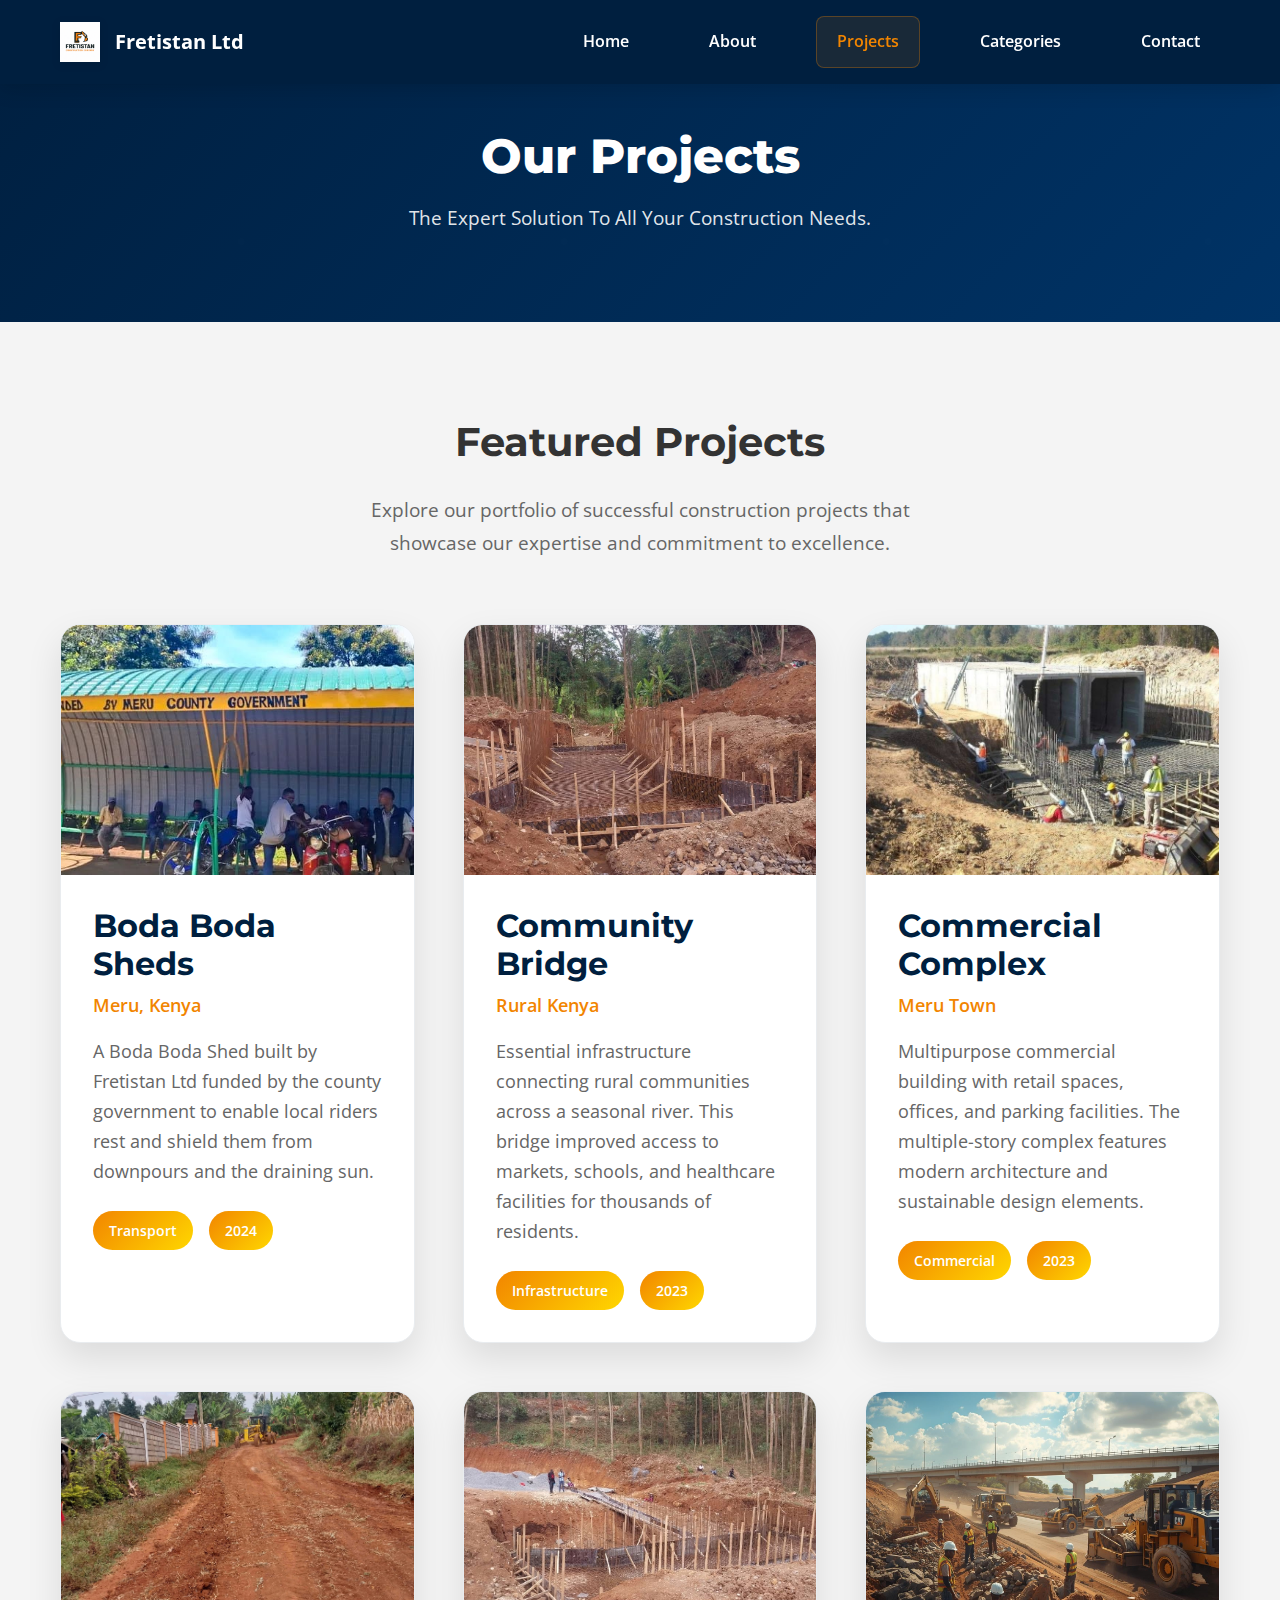
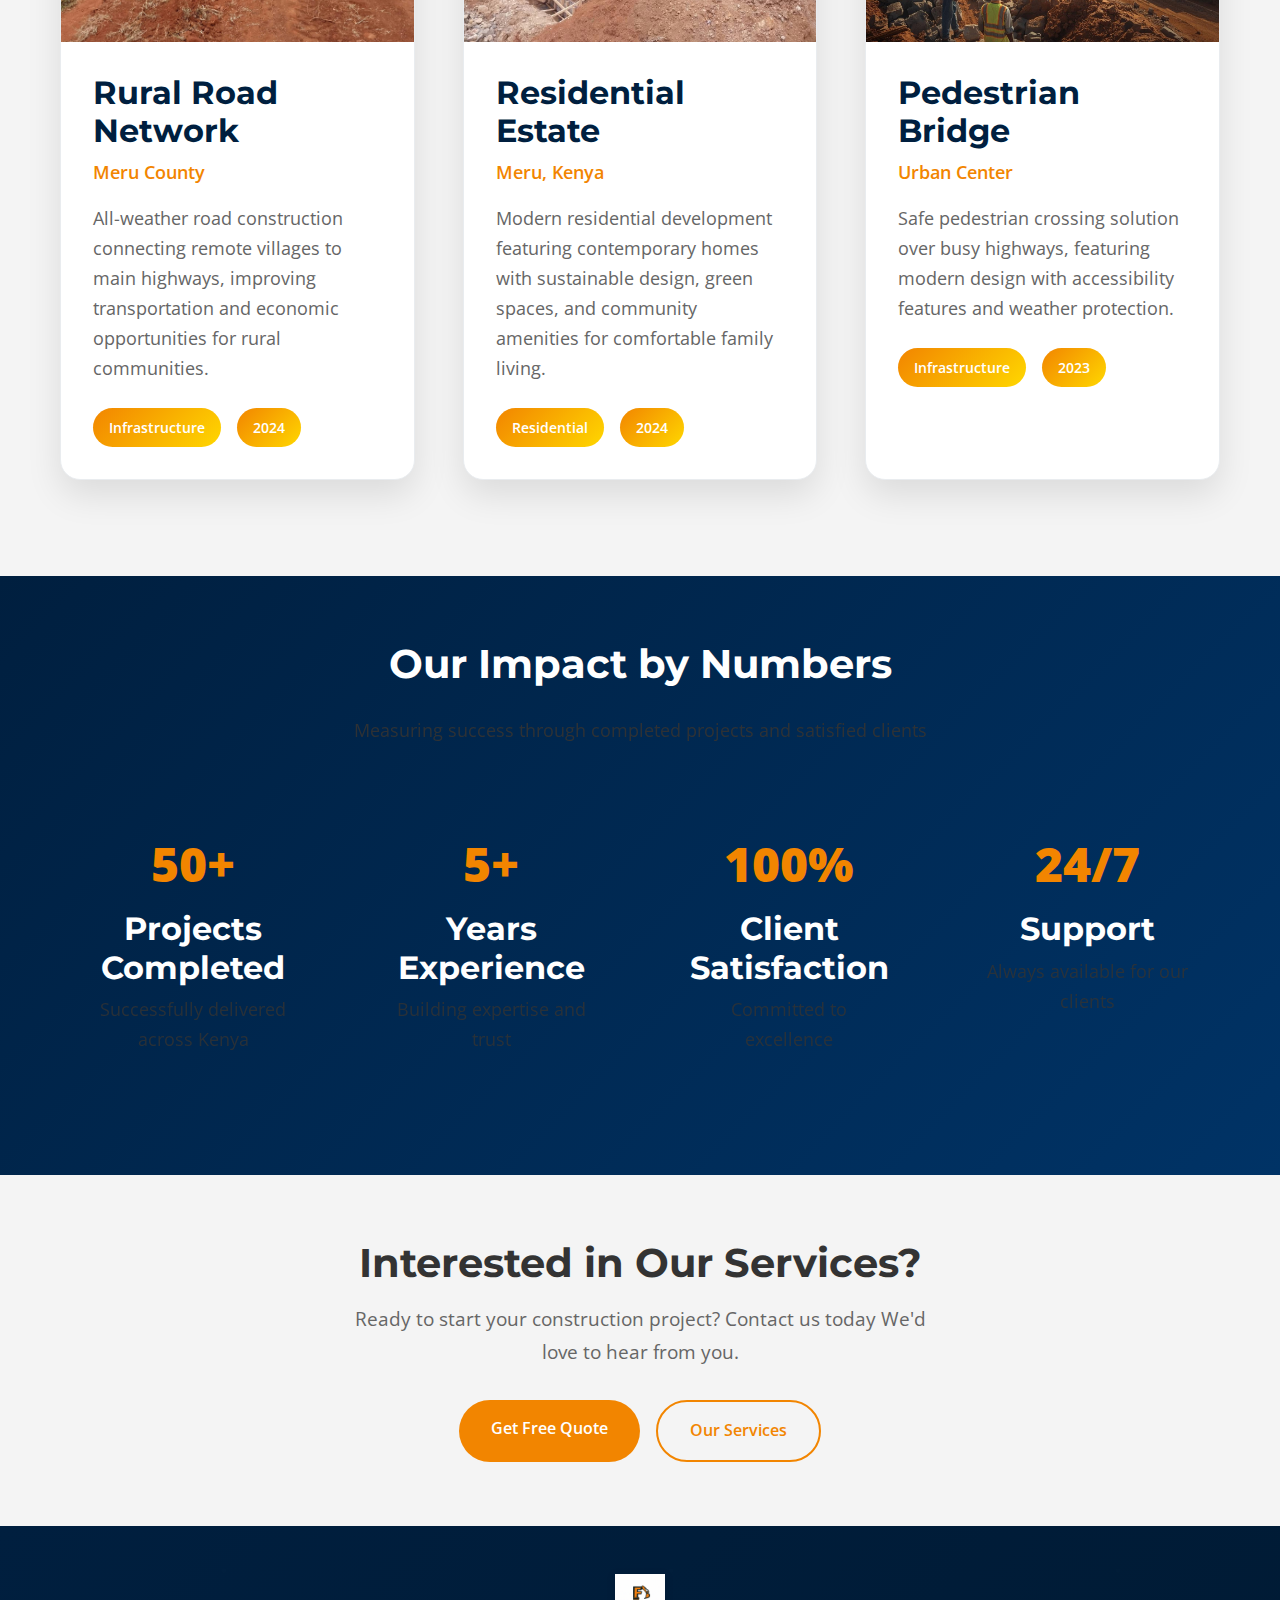
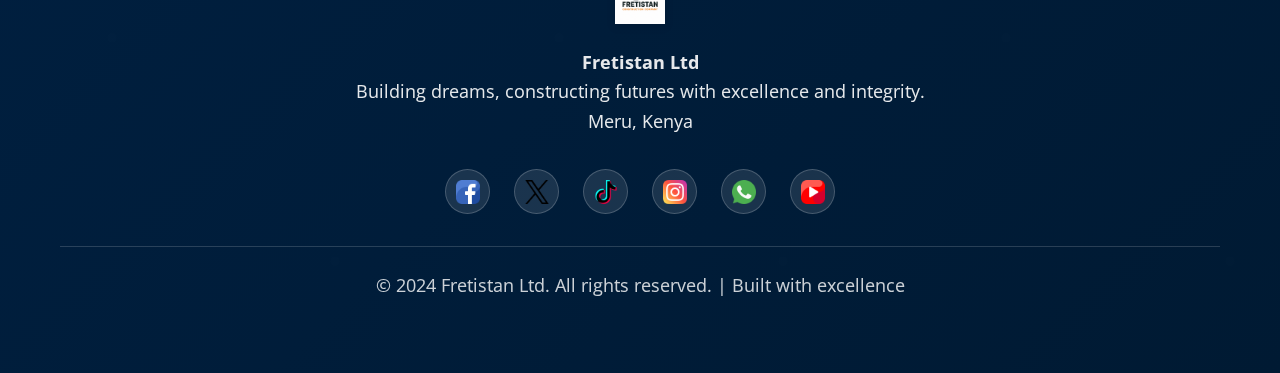
<file: projects.html>
<!DOCTYPE html>
<html lang="en">
<head>
    <meta charset="UTF-8">
    <meta name="viewport" content="width=device-width, initial-scale=1.0">
    <title>Our Projects - Fretistan Ltd</title>
    <link rel="stylesheet" href="styles.css">
    <link href="https://fonts.googleapis.com/css2?family=Montserrat:wght@400;600;700;800&family=Open+Sans:wght@400;600&display=swap" rel="stylesheet">
    <link rel="stylesheet" href="https://cdnjs.cloudflare.com/ajax/libs/font-awesome/6.6.0/css/all.min.css">
</head>
<body>
    <!-- Navigation -->
    <nav class="navbar">
        <div class="nav-container">
            <div class="nav-logo">
                <img src="resources/fretistan-logo.png" alt="Fretistan Ltd Logo">
                <span>Fretistan Ltd</span>
            </div>
            <div class="nav-menu" id="navMenu">
                <a href="index.html" class="nav-link">Home</a>
                <a href="about.html" class="nav-link">About</a>
                <a href="projects.html" class="nav-link active">Projects</a>
                <a href="categories.html" class="nav-link">Categories</a>
                <a href="contact.html" class="nav-link">Contact</a>
            </div>
            <div class="hamburger" id="hamburger">
                <span></span>
                <span></span>
                <span></span>
            </div>
        </div>
    </nav>

    <!-- Page Header -->
    <section class="page-header">
        <div class="container">
            <h1>Our Projects</h1>
            <p>The Expert Solution To All Your Construction Needs.</p>
        </div>
    </section>

    <!-- Projects Grid -->
    <section class="projects">
        <div class="container">
            <div style="text-align: center; margin-bottom: 4rem;">
                <h2>Featured Projects</h2>
                <p style="font-size: 1.2rem; color: #666; max-width: 600px; margin: 0 auto;">Explore our portfolio of successful construction projects that showcase our expertise and commitment to excellence.</p>
            </div>

            <div class="projects-grid">
                <div class="project-card">
                    <div class="project-image">
                        <img src="resources/Boda 1.jpg" alt="Boda Boda Sheds">
                    </div>
                    <div class="project-content">
                        <h3>Boda Boda Sheds</h3>
                        <p class="project-location">Meru, Kenya</p>
                        <p class="project-description">A Boda Boda Shed built by Fretistan Ltd funded by the county government to enable local riders rest and shield them from downpours and the draining sun.</p>
                        <div class="project-details">
                            <span class="project-type">Transport</span>
                            <span class="project-year">2024</span>
                        </div>
                    </div>
                </div>

                <div class="project-card">
                    <div class="project-image">
                        <img src="resources/Bridge 1.jpg" alt="Community Bridge">
                    </div>
                    <div class="project-content">
                        <h3>Community Bridge</h3>
                        <p class="project-location">Rural Kenya</p>
                        <p class="project-description">Essential infrastructure connecting rural communities across a seasonal river. This bridge improved access to markets, schools, and healthcare facilities for thousands of residents.</p>
                        <div class="project-details">
                            <span class="project-type">Infrastructure</span>
                            <span class="project-year">2023</span>
                        </div>
                    </div>
                </div>

                <div class="project-card">
                    <div class="project-image">
                        <img src="resources/Commercial building.jpg" alt="Commercial Complex">
                    </div>
                    <div class="project-content">
                        <h3>Commercial Complex</h3>
                        <p class="project-location">Meru Town</p>
                        <p class="project-description">Multipurpose commercial building with retail spaces, offices, and parking facilities. The multiple-story complex features modern architecture and sustainable design elements.</p>
                        <div class="project-details">
                            <span class="project-type">Commercial</span>
                            <span class="project-year">2023</span>
                        </div>
                    </div>
                </div>

                <div class="project-card">
                    <div class="project-image">
                        <img src="resources/Road 7.jpg" alt="Rural Road">
                    </div>
                    <div class="project-content">
                        <h3>Rural Road Network</h3>
                        <p class="project-location">Meru County</p>
                        <p class="project-description">All-weather road construction connecting remote villages to main highways, improving transportation and economic opportunities for rural communities.</p>
                        <div class="project-details">
                            <span class="project-type">Infrastructure</span>
                            <span class="project-year">2024</span>
                        </div>
                    </div>
                </div>

                <div class="project-card">
                    <div class="project-image">
                        <img src="resources/Landscape 1.jpg" alt="Residential Estate">
                    </div>
                    <div class="project-content">
                        <h3>Residential Estate</h3>
                        <p class="project-location">Meru, Kenya</p>
                        <p class="project-description">Modern residential development featuring contemporary homes with sustainable design, green spaces, and community amenities for comfortable family living.</p>
                        <div class="project-details">
                            <span class="project-type">Residential</span>
                            <span class="project-year">2024</span>
                        </div>
                    </div>
                </div>

                <div class="project-card">
                    <div class="project-image">
                        <img src="resources/Bridge AI.jpg" alt="Pedestrian Bridge">
                    </div>
                    <div class="project-content">
                        <h3>Pedestrian Bridge</h3>
                        <p class="project-location">Urban Center</p>
                        <p class="project-description">Safe pedestrian crossing solution over busy highways, featuring modern design with accessibility features and weather protection.</p>
                        <div class="project-details">
                            <span class="project-type">Infrastructure</span>
                            <span class="project-year">2023</span>
                        </div>
                    </div>
                </div>
            </div>
        </div>
    </section>

    <!-- Project Statistics -->
    <section class="project-stats" style="background: linear-gradient(135deg, var(--secondary-blue) 0%, #003366 100%); color: white; padding: 4rem 0;">
        <div class="container">
            <div style="text-align: center; margin-bottom: 3rem;">
                <h2 style="color: white;">Our Impact by Numbers</h2>
                <p style="opacity: 0.9; font-size: 1.1rem;">Measuring success through completed projects and satisfied clients</p>
            </div>

            <div style="display: grid; grid-template-columns: repeat(auto-fit, minmax(200px, 1fr)); gap: 2rem; text-align: center;">
                <div style="padding: 2rem;">
                    <div style="font-size: 3rem; font-weight: 800; color: var(--primary-orange); margin-bottom: 0.5rem;">50+</div>
                    <h3 style="color: white; margin-bottom: 0.5rem;">Projects Completed</h3>
                    <p style="opacity: 0.8;">Successfully delivered across Kenya</p>
                </div>

                <div style="padding: 2rem;">
                    <div style="font-size: 3rem; font-weight: 800; color: var(--primary-orange); margin-bottom: 0.5rem;">5+</div>
                    <h3 style="color: white; margin-bottom: 0.5rem;">Years Experience</h3>
                    <p style="opacity: 0.8;">Building expertise and trust</p>
                </div>

                <div style="padding: 2rem;">
                    <div style="font-size: 3rem; font-weight: 800; color: var(--primary-orange); margin-bottom: 0.5rem;">100%</div>
                    <h3 style="color: white; margin-bottom: 0.5rem;">Client Satisfaction</h3>
                    <p style="opacity: 0.8;">Committed to excellence</p>
                </div>

                <div style="padding: 2rem;">
                    <div style="font-size: 3rem; font-weight: 800; color: var(--primary-orange); margin-bottom: 0.5rem;">24/7</div>
                    <h3 style="color: white; margin-bottom: 0.5rem;">Support</h3>
                    <p style="opacity: 0.8;">Always available for our clients</p>
                </div>
            </div>
        </div>
    </section>

    <!-- Call to Action -->
    <section class="cta-section" style="background: var(--bg-light); padding: 4rem 0; text-align: center;">
        <div class="container">
            <h2 style="margin-bottom: 1rem;">Interested in Our Services?</h2>
            <p style="font-size: 1.2rem; color: #666; margin-bottom: 2rem; max-width: 600px; margin-left: auto; margin-right: auto;">Ready to start your construction project? Contact us today We'd love to hear from you.</p>
            <div style="display: flex; gap: 1rem; justify-content: center; flex-wrap: wrap;">
                <a href="contact.html" style="background: var(--primary-orange); color: white; padding: 1rem 2rem; border-radius: 50px; text-decoration: none; font-weight: 600; transition: all 0.3s ease;">Get Free Quote</a>
                <a href="categories.html" style="background: transparent; color: var(--primary-orange); padding: 1rem 2rem; border: 2px solid var(--primary-orange); border-radius: 50px; text-decoration: none; font-weight: 600; transition: all 0.3s ease;">Our Services</a>
            </div>
        </div>
    </section>

    <!-- Footer -->
    <footer>
        <div class="container">
            <div class="footer-content">
                <div class="footer-logo">
                    <img src="resources/fretistan-logo.png" alt="Fretistan Ltd Logo">
                </div>
                <div class="footer-text">
                    <p style="color:#ffffff;"><strong>Fretistan Ltd</strong><br>
                    Building dreams, constructing futures with excellence and integrity.<br>
                    Meru, Kenya</p>
                </div>

                <div class="social-icons">
                    <a href="https://facebook.com/Freti Stan" class="social-icon" aria-label="Facebook">
                        <img src="resources/facebook.png" alt="Facebook" style="width:24px;">
                    </a>
                    <a href="https://x.com/@fretistan_coltd" class="social-icon" aria-label="X">
                        <img src="resources/x.png" alt="X" style="width:24px;">
                    </a>
                    <a href="https://tiktok.com/company/USERNAME_PLACEHOLDER" class="social-icon" aria-label="tik-tok">
                        <img src="resources/tik-tok.png" alt="LinkedIn" style="width:24px;">
                    </a>
                    <a href="https://instagram.com/fretistan_co.ltd" class="social-icon" aria-label="Instagram">
                        <img src="resources/instagram.png" alt="Instagram" style="width:24px;">
                    </a>
                    <a href="https://wa.me/0726273985" class="social-icon" aria-label="WhatsApp">
                        <img src="resources/whatsapp.png" alt="WhatsApp" style="width:24px;">
                    </a>
                    <a href="https://youtube.com/@USERNAME_PLACEHOLDER" class="social-icon" aria-label="YouTube">
                        <img src="resources/youtube.png" alt="YouTube" style="width:24px;">
                    </a>
                </div>

                <div class="footer-bottom">
                    <p style="color:#ffffff;">&copy; 2024 Fretistan Ltd. All rights reserved. | Built with excellence</p>
                </div>
            </div>
        </div>
    </footer>

    <script src="main.js"></script>
</body>
</html>
</file>
<file: styles.css>
/* ---------------------- RESET AND BASE STYLES ---------------------- */
* {
    margin: 0;
    padding: 0;
    box-sizing: border-box;
}

html {
    scroll-behavior: smooth;
}

body {
    font-family: 'Open Sans', sans-serif;
    line-height: 1.6;
    color: #333;
    background-color: #F4F4F4;
}

.container {
    max-width: 1200px;
    margin: 0 auto;
    padding: 0 20px;
}

/* ---------------------- COLOR VARIABLES ---------------------- */
:root {
    --primary-orange: #F28500;
    --secondary-blue: #001f3f;
    --accent-gold: #FFD700;
    --bg-light: #F4F4F4;
    --bg-white: #FFFFFF;
    --text-dark: #333333;
    --text-light: #FFFFFF;
    --success: #28a745;
    --warning: #ffc107;
    --danger: #dc3545;
    --border-light: #e9ecef;
    --shadow-light: rgba(0, 0, 0, 0.1);
    --shadow-medium: rgba(0, 0, 0, 0.15);
    --shadow-heavy: rgba(0, 0, 0, 0.2);
}

/* ---------------------- TYPOGRAPHY ---------------------- */
h1, h2, h3, h4, h5, h6 {
    font-family: 'Montserrat', sans-serif;
    font-weight: 700;
    line-height: 1.2;
    margin-bottom: 1.5rem;
    color: var(--text-dark);
}

h1 {
    font-size: clamp(2rem, 5vw, 3rem);
    font-weight: 800;
    margin-bottom: 2rem;
}

h2 {
    font-size: clamp(1.75rem, 4vw, 2.5rem);
    margin-bottom: 1.75rem;
}

h3 {
    font-size: clamp(1.5rem, 3vw, 2rem);
    margin-bottom: 1.5rem;
}

h4 {
    font-size: clamp(1.25rem, 2.5vw, 1.5rem);
    margin-bottom: 1.25rem;
}

h5 {
    font-size: clamp(1.125rem, 2vw, 1.25rem);
    margin-bottom: 1.125rem;
}

h6 {
    font-size: 1rem;
    margin-bottom: 1rem;
}

p {
    margin-bottom: 1.5rem;
    color: var(--text-dark);
    line-height: 1.7;
    font-size: 1.1rem;
}

/* ---------------------- NAVIGATION ---------------------- */
.navbar {
    background-color: var(--secondary-blue);
    padding: 1rem 0;
    position: fixed;
    top: 0;
    left: 0;
    right: 0;
    z-index: 1000;
    box-shadow: 0 4px 20px var(--shadow-medium);
    transition: all 0.3s ease;
}

.nav-container {
    max-width: 1200px;
    margin: 0 auto;
    padding: 0 20px;
    display: flex;
    justify-content: space-between;
    align-items: center;
}

.nav-logo {
    display: flex;
    align-items: center;
    gap: 15px;
    color: var(--text-light);
    font-weight: 700;
    font-size: 1.25rem;
    transition: transform 0.3s ease;
}

.nav-logo:hover {
    transform: scale(1.05);
}

.nav-logo img {
    height: 40px;
    width: auto;
    filter: drop-shadow(0 2px 4px var(--shadow-light));
}

.nav-menu {
    display: flex;
    gap: 2.5rem;
    align-items: center;
    transition: all 0.4s ease;
}

.nav-link {
    text-decoration: none;
    color: var(--text-light);
    font-weight: 600;
    font-size: 1rem;
    padding: 0.75rem 1.25rem;
    border-radius: 8px;
    transition: all 0.3s ease;
    position: relative;
    overflow: hidden;
}

.nav-link::before {
    content: '';
    position: absolute;
    top: 0;
    left: -100%;
    width: 100%;
    height: 100%;
    background: linear-gradient(90deg, transparent, rgba(255, 255, 255, 0.2), transparent);
    transition: left 0.5s ease;
}

.nav-link:hover::before {
    left: 100%;
}

.nav-link:hover {
    color: var(--primary-orange);
    transform: translateY(-2px);
    box-shadow: 0 4px 12px var(--shadow-light);
}

.nav-link.active {
    color: var(--primary-orange);
    background-color: rgba(242, 133, 0, 0.1);
    border: 1px solid rgba(242, 133, 0, 0.3);
}

/* Hamburger Menu */
.hamburger {
    display: none;
    flex-direction: column;
    cursor: pointer;
    padding: 8px;
    border-radius: 8px;
    transition: all 0.3s ease;
}

.hamburger:hover {
    background-color: rgba(255, 255, 255, 0.1);
    transform: scale(1.1);
}

.hamburger span {
    width: 28px;
    height: 3px;
    background-color: var(--text-light);
    margin: 4px 0;
    border-radius: 2px;
    transition: all 0.3s ease;
    transform-origin: center;
}

.hamburger.active span:nth-child(1) {
    transform: rotate(45deg) translate(8px, 8px);
}

.hamburger.active span:nth-child(2) {
    opacity: 0;
    transform: translateX(-20px);
}

.hamburger.active span:nth-child(3) {
    transform: rotate(-45deg) translate(8px, -8px);
}

/* ---------------------- HERO SECTION ---------------------- */
.hero {
    position: relative;
    height: 100vh;
    overflow: hidden;
    margin-top: 0;
    background: linear-gradient(135deg, var(--secondary-blue) 0%, #003366 100%);
}

.hero-slide {
    position: absolute;
    top: 0;
    left: 0;
    width: 100%;
    height: 100%;
    background-size: cover;
    background-position: center;
    opacity: 0;
    transition: opacity 1.2s ease-in-out;
    display: flex;
    align-items: center;
    justify-content: center;
}

.hero-slide.active {
    opacity: 1;
}

.hero-slide::before {
    content: '';
    position: absolute;
    top: 0;
    left: 0;
    width: 100%;
    height: 100%;
    background: linear-gradient(135deg, rgba(0, 31, 63, 0.7) 0%, rgba(242, 133, 0, 0.3) 100%);
    z-index: 1;
}

.hero-content {
    position: relative;
    z-index: 2;
    text-align: center;
    color: var(--text-light);
    max-width: 800px;
    padding: 0 20px;
}

.hero-title {
    font-size: clamp(2.5rem, 6vw, 4rem);
    font-weight: 800;
    margin-bottom: 1.5rem;
    text-shadow: 2px 2px 8px var(--shadow-heavy);
    animation: fadeInUp 1s ease-out;
}

.hero-subtitle {
    font-size: clamp(1.2rem, 3vw, 1.8rem);
    font-weight: 400;
    margin-bottom: 2rem;
    opacity: 0.95;
    text-shadow: 1px 1px 4px var(--shadow-medium);
    animation: fadeInUp 1s ease-out 0.3s both;
}

.hero-cta {
    display: inline-block;
    background: linear-gradient(135deg, var(--primary-orange) 0%, #E67E00 100%);
    color: var(--text-light);
    padding: 1rem 2.5rem;
    border-radius: 50px;
    text-decoration: none;
    font-weight: 600;
    font-size: 1.1rem;
    transition: all 0.3s ease;
    box-shadow: 0 8px 25px rgba(242, 133, 0, 0.3);
    animation: fadeInUp 1s ease-out 0.6s both;
}

.hero-cta:hover {
    transform: translateY(-3px);
    box-shadow: 0 12px 35px rgba(242, 133, 0, 0.4);
    background: linear-gradient(135deg, #E67E00 0%, var(--primary-orange) 100%);
}

/* Hero Controls */
.hero-controls {
    position: absolute;
    bottom: 30px;
    left: 50%;
    transform: translateX(-50%);
    z-index: 3;
    display: flex;
    gap: 15px;
}

.hero-btn {
    width: 12px;
    height: 12px;
    border-radius: 50%;
    background-color: rgba(255, 255, 255, 0.5);
    border: none;
    cursor: pointer;
    transition: all 0.3s ease;
}

.hero-btn.active {
    background-color: var(--primary-orange);
    transform: scale(1.2);
}

.hero-btn:hover {
    background-color: var(--text-light);
    transform: scale(1.1);
}

/* ---------------------- PAGE HEADER ---------------------- */
.page-header {
    background: linear-gradient(135deg, var(--secondary-blue) 0%, #003366 100%);
    color: var(--text-light);
    padding: 8rem 0 4rem;
    text-align: center;
    position: relative;
    overflow: hidden;
}

.page-header::before {
    content: '';
    position: absolute;
    top: 0;
    left: 0;
    width: 100%;
    height: 100%;
    background: url('data:image/svg+xml,<svg xmlns="http://www.w3.org/2000/svg" viewBox="0 0 100 100"><defs><pattern id="grain" width="100" height="100" patternUnits="userSpaceOnUse"><circle cx="25" cy="25" r="1" fill="rgba(255,255,255,0.05)"/><circle cx="75" cy="75" r="1" fill="rgba(255,255,255,0.05)"/><circle cx="50" cy="10" r="0.5" fill="rgba(255,255,255,0.03)"/></pattern></defs><rect width="100" height="100" fill="url(%23grain)"/></svg>') repeat;
    opacity: 0.1;
}

.page-header h1 {
    color: var(--text-light);
    margin-bottom: 1rem;
    font-weight: 800;
    position: relative;
    z-index: 1;
}

.page-header p {
    color: rgba(255, 255, 255, 0.9);
    font-size: 1.2rem;
    position: relative;
    z-index: 1;
}

/* ---------------------- SECTIONS ---------------------- */
section {
    padding: 5rem 0;
    position: relative;
}

section:nth-child(even) {
    background-color: var(--bg-white);
}

/* ---------------------- ABOUT PAGE ---------------------- */
.about-content {
    padding: 6rem 0;
    background: linear-gradient(135deg, var(--bg-white) 0%, var(--bg-light) 100%);
}

.about-grid {
    display: grid;
    grid-template-columns: 1fr 1fr;
    gap: 4rem;
    align-items: center;
}

.about-text h2 {
    color: var(--secondary-blue);
    margin-bottom: 2rem;
    position: relative;
}

.about-text h2::after {
    content: '';
    position: absolute;
    bottom: -10px;
    left: 0;
    width: 60px;
    height: 4px;
    background: linear-gradient(90deg, var(--primary-orange) 0%, var(--accent-gold) 100%);
    border-radius: 2px;
}

.about-text p {
    font-size: 1.1rem;
    line-height: 1.8;
    margin-bottom: 1.5rem;
    color: #555;
}

.about-image {
    position: relative;
    border-radius: 20px;
    overflow: hidden;
    box-shadow: 0 20px 40px var(--shadow-medium);
    transition: transform 0.3s ease;
}

.about-image:hover {
    transform: translateY(-5px);
}

.about-image img {
    width: 100%;
    height: auto;
    display: block;
    transition: transform 0.3s ease;
}

.about-image:hover img {
    transform: scale(1.05);
}

/* Mission & Vision */
.mission-vision {
    background: linear-gradient(135deg, var(--secondary-blue) 0%, #003366 100%);
    color: var(--text-light);
    padding: 6rem 0;
}

.mission-vision h2 {
    color: var(--text-light);
    text-align: center;
    margin-bottom: 3rem;
}

.mv-grid {
    display: grid;
    grid-template-columns: 1fr 1fr;
    gap: 4rem;
}

.mission, .vision {
    background: rgba(255, 255, 255, 0.1);
    padding: 3rem;
    border-radius: 20px;
    backdrop-filter: blur(10px);
    border: 1px solid rgba(255, 255, 255, 0.2);
    transition: transform 0.3s ease;
}

.mission:hover, .vision:hover {
    transform: translateY(-5px);
}

.mv-icon {
    font-size: 3rem;
    margin-bottom: 1.5rem;
    display: block;
}

.mission h3, .vision h3 {
    color: var(--primary-orange);
    margin-bottom: 1.5rem;
}

.mission p, .vision p {
    color: rgba(255, 255, 255, 0.9);
    line-height: 1.8;
}

/* Core Values */
.core-values {
    padding: 6rem 0;
    background: var(--bg-white);
}

.core-values h2 {
    text-align: center;
    color: var(--secondary-blue);
    margin-bottom: 4rem;
    position: relative;
}

.core-values h2::after {
    content: '';
    position: absolute;
    bottom: -15px;
    left: 50%;
    transform: translateX(-50%);
    width: 80px;
    height: 4px;
    background: linear-gradient(90deg, var(--primary-orange) 0%, var(--accent-gold) 100%);
    border-radius: 2px;
}

.values-grid {
    display: grid;
    grid-template-columns: repeat(auto-fit, minmax(280px, 1fr));
    gap: 2.5rem;
}

.value-card {
    background: var(--bg-white);
    padding: 2.5rem;
    border-radius: 20px;
    text-align: center;
    box-shadow: 0 10px 30px var(--shadow-light);
    transition: all 0.3s ease;
    border: 1px solid var(--border-light);
}

.value-card:hover {
    transform: translateY(-10px);
    box-shadow: 0 20px 40px var(--shadow-medium);
}

.value-icon {
    font-size: 3rem;
    margin-bottom: 1.5rem;
    display: block;
    transition: transform 0.3s ease;
}

.value-card:hover .value-icon {
    transform: scale(1.1);
}

.value-card h3 {
    color: var(--secondary-blue);
    margin-bottom: 1rem;
}

.value-card p {
    color: #666;
    line-height: 1.7;
}

/* ---------------------- PROJECTS PAGE ---------------------- */
.projects {
    padding: 6rem 0;
    background: var(--bg-light);
}

.projects-grid {
    display: grid;
    grid-template-columns: repeat(auto-fit, minmax(350px, 1fr));
    gap: 3rem;
}

.project-card {
    background: var(--bg-white);
    border-radius: 20px;
    overflow: hidden;
    box-shadow: 0 15px 35px var(--shadow-light);
    transition: all 0.3s ease;
    border: 1px solid var(--border-light);
}

.project-card:hover {
    transform: translateY(-8px);
    box-shadow: 0 25px 50px var(--shadow-medium);
}

.project-image {
    position: relative;
    height: 250px;
    overflow: hidden;
}

.project-image img {
    width: 100%;
    height: 100%;
    object-fit: cover;
    transition: transform 0.3s ease;
}

.project-card:hover .project-image img {
    transform: scale(1.05);
}

.project-content {
    padding: 2rem;
}

.project-content h3 {
    color: var(--secondary-blue);
    margin-bottom: 0.5rem;
}

.project-location {
    color: var(--primary-orange);
    font-weight: 600;
    margin-bottom: 1rem;
}

.project-description {
    color: #666;
    line-height: 1.7;
    margin-bottom: 1.5rem;
}

.project-details {
    display: flex;
    gap: 1rem;
    flex-wrap: wrap;
}

.project-type, .project-year {
    background: linear-gradient(135deg, var(--primary-orange) 0%, var(--accent-gold) 100%);
    color: var(--text-light);
    padding: 0.5rem 1rem;
    border-radius: 20px;
    font-size: 0.9rem;
    font-weight: 600;
}

/* ---------------------- CATEGORIES PAGE ---------------------- */
.categories {
    padding: 6rem 0;
    background: var(--bg-light);
}

.categories-grid {
    display: grid;
    grid-template-columns: repeat(auto-fit, minmax(400px, 1fr));
    gap: 3rem;
}

.category-card {
    background: var(--bg-white);
    border-radius: 20px;
    overflow: hidden;
    box-shadow: 0 15px 35px var(--shadow-light);
    transition: all 0.3s ease;
    border: 1px solid var(--border-light);
}

.category-card:hover {
    transform: translateY(-8px);
    box-shadow: 0 25px 50px var(--shadow-medium);
}

.category-image {
    position: relative;
    height: 200px;
    overflow: hidden;
}

.category-image img {
    width: 100%;
    height: 100%;
    object-fit: cover;
    transition: transform 0.3s ease;
}

.category-card:hover .category-image img {
    transform: scale(1.05);
}

.category-content {
    padding: 2rem;
}

.category-icon {
    font-size: 2.5rem;
    margin-bottom: 1rem;
    display: block;
    transition: transform 0.3s ease;
}

.category-card:hover .category-icon {
    transform: scale(1.1);
}

.category-content h3 {
    color: var(--secondary-blue);
    margin-bottom: 1rem;
}

.category-content p {
    color: #666;
    line-height: 1.7;
    margin-bottom: 1.5rem;
}

.category-features {
    list-style: none;
    padding: 0;
}

.category-features li {
    padding: 0.5rem 0;
    color: #555;
    position: relative;
    padding-left: 1.5rem;
}

.category-features li::before {
    content: '✓';
    position: absolute;
    left: 0;
    color: var(--success);
    font-weight: bold;
}

/* ---------------------- CONTACT PAGE ---------------------- */
.contact {
    padding: 6rem 0;
    background: var(--bg-light);
}

.contact-grid {
    display: grid;
    grid-template-columns: 1fr 1fr;
    gap: 4rem;
    align-items: start;
}

.contact-info h2 {
    color: var(--secondary-blue);
    margin-bottom: 1.5rem;
}

.contact-info p {
    color: #666;
    margin-bottom: 2rem;
    font-size: 1.1rem;
}

.contact-details {
    display: flex;
    flex-direction: column;
    gap: 1.5rem;
}

.contact-item {
    display: flex;
    align-items: flex-start;
    gap: 1rem;
    padding: 1.5rem;
    background: var(--bg-white);
    border-radius: 15px;
    box-shadow: 0 8px 25px var(--shadow-light);
    transition: transform 0.3s ease;
}

.contact-item:hover {
    transform: translateY(-3px);
}

.contact-icon {
    width: 50px;
    height: 50px;
    background: linear-gradient(135deg, var(--primary-orange) 0%, var(--accent-gold) 100%);
    border-radius: 50%;
    display: flex;
    align-items: center;
    justify-content: center;
    color: var(--text-light);
    font-size: 1.2rem;
    flex-shrink: 0;
}

.contact-item h4 {
    color: var(--secondary-blue);
    margin-bottom: 0.5rem;
}

.contact-item p {
    color: #666;
    margin: 0;
    font-size: 1rem;
}

/* Contact Form */
.contact-form {
    background: var(--bg-white);
    padding: 3rem;
    border-radius: 20px;
    box-shadow: 0 15px 35px var(--shadow-light);
    border: 1px solid var(--border-light);
}

.contact-form h3 {
    color: var(--secondary-blue);
    margin-bottom: 2rem;
    text-align: center;
}

.form-group {
    margin-bottom: 1.5rem;
}

.form-group label {
    display: block;
    margin-bottom: 0.5rem;
    color: var(--text-dark);
    font-weight: 600;
}

.form-group input,
.form-group textarea {
    width: 100%;
    padding: 1rem;
    border: 2px solid var(--border-light);
    border-radius: 10px;
    font-size: 1rem;
    font-family: inherit;
    transition: all 0.3s ease;
    background-color: #fafafa;
}

.form-group input:focus,
.form-group textarea:focus {
    outline: none;
    border-color: var(--primary-orange);
    background-color: var(--bg-white);
    box-shadow: 0 0 0 3px rgba(242, 133, 0, 0.1);
}

.form-group textarea {
    resize: vertical;
    min-height: 120px;
}

.submit-btn {
    width: 100%;
    background: linear-gradient(135deg, var(--primary-orange) 0%, var(--accent-gold) 100%);
    color: var(--text-light);
    padding: 1rem 2rem;
    border: none;
    border-radius: 10px;
    font-size: 1.1rem;
    font-weight: 600;
    cursor: pointer;
    transition: all 0.3s ease;
    box-shadow: 0 8px 25px rgba(242, 133, 0, 0.3);
}

.submit-btn:hover {
    transform: translateY(-2px);
    box-shadow: 0 12px 35px rgba(242, 133, 0, 0.4);
}

/* ---------------------- FOOTER ---------------------- */
footer {
    background: linear-gradient(135deg, var(--secondary-blue) 0%, #001a33 100%);
    color: var(--text-light);
    text-align: center;
    padding: 3rem 0;
    position: relative;
    overflow: hidden;
}

footer::before {
    content: '';
    position: absolute;
    top: 0;
    left: 0;
    width: 100%;
    height: 100%;
    background: url('data:image/svg+xml,<svg xmlns="http://www.w3.org/2000/svg" viewBox="0 0 100 100"><defs><pattern id="grain" width="100" height="100" patternUnits="userSpaceOnUse"><circle cx="25" cy="25" r="1" fill="rgba(255,255,255,0.05)"/><circle cx="75" cy="75" r="1" fill="rgba(255,255,255,0.05)"/><circle cx="50" cy="10" r="0.5" fill="rgba(255,255,255,0.03)"/></pattern></defs><rect width="100" height="100" fill="url(%23grain)"/></svg>') repeat;
    opacity: 0.1;
}

.footer-content {
    position: relative;
    z-index: 1;
}

.footer-logo {
    margin-bottom: 1rem;
}

.footer-logo img {
    height: 50px;
    filter: drop-shadow(0 2px 4px var(--shadow-light));
}

.footer-text {
    margin-bottom: 2rem;
    font-size: 1.1rem;
    opacity: 0.9;
}

.social-icons {
    display: flex;
    justify-content: center;
    gap: 1.5rem;
    margin-bottom: 2rem;
}

.social-icon {
    width: 45px;
    height: 45px;
    background: rgba(255, 255, 255, 0.1);
    border-radius: 50%;
    display: flex;
    align-items: center;
    justify-content: center;
    color: var(--text-light);
    font-size: 1.2rem;
    text-decoration: none;
    transition: all 0.3s ease;
    border: 1px solid rgba(255, 255, 255, 0.2);
}

.social-icon:hover {
    background: var(--primary-orange);
    transform: translateY(-3px) scale(1.1);
    box-shadow: 0 8px 20px rgba(242, 133, 0, 0.3);
}

.footer-bottom {
    border-top: 1px solid rgba(255, 255, 255, 0.2);
    padding-top: 1.5rem;
    margin-top: 2rem;
    opacity: 0.8;
}

/* ---------------------- ANIMATIONS ---------------------- */
@keyframes fadeInUp {
    from {
        opacity: 0;
        transform: translateY(30px);
    }
    to {
        opacity: 1;
        transform: translateY(0);
    }
}

@keyframes slideInLeft {
    from {
        opacity: 0;
        transform: translateX(-50px);
    }
    to {
        opacity: 1;
        transform: translateX(0);
    }
}

@keyframes slideInRight {
    from {
        opacity: 0;
        transform: translateX(50px);
    }
    to {
        opacity: 1;
        transform: translateX(0);
    }
}

/* ---------------------- RESPONSIVE DESIGN ---------------------- */
@media (max-width: 768px) {
    .hamburger {
        display: flex;
    }

    .nav-menu {
        position: absolute;
        top: 100%;
        left: 0;
        right: 0;
        background: var(--secondary-blue);
        flex-direction: column;
        padding: 2rem 0;
        max-height: 0;
        overflow: hidden;
        transition: max-height 0.4s ease;
        box-shadow: 0 10px 30px var(--shadow-medium);
    }

    .nav-menu.open {
        max-height: 400px;
    }

    .nav-link {
        padding: 1rem 2rem;
        width: 100%;
        text-align: center;
        border-radius: 0;
    }

    .hero-title {
        font-size: 2.5rem;
    }

    .hero-subtitle {
        font-size: 1.2rem;
    }

    .about-grid,
    .mv-grid,
    .contact-grid {
        grid-template-columns: 1fr;
        gap: 2rem;
    }

    .projects-grid,
    .categories-grid {
        grid-template-columns: 1fr;
        gap: 2rem;
    }

    .values-grid {
        grid-template-columns: 1fr;
        gap: 1.5rem;
    }

    .contact-form {
        padding: 2rem;
    }

    .social-icons {
        gap: 1rem;
    }

    .social-icon {
        width: 40px;
        height: 40px;
        font-size: 1rem;
    }
}

@media (max-width: 480px) {
    .container {
        padding: 0 15px;
    }

    .hero-title {
        font-size: 2rem;
    }

    .hero-subtitle {
        font-size: 1rem;
    }

    .hero-cta {
        padding: 0.8rem 2rem;
        font-size: 1rem;
    }

    section {
        padding: 3rem 0;
    }

    .project-content,
    .category-content {
        padding: 1.5rem;
    }

    .contact-form {
        padding: 1.5rem;
    }

    .mission, .vision {
        padding: 2rem;
    }

    .value-card {
        padding: 2rem;
    }
}
</file>
